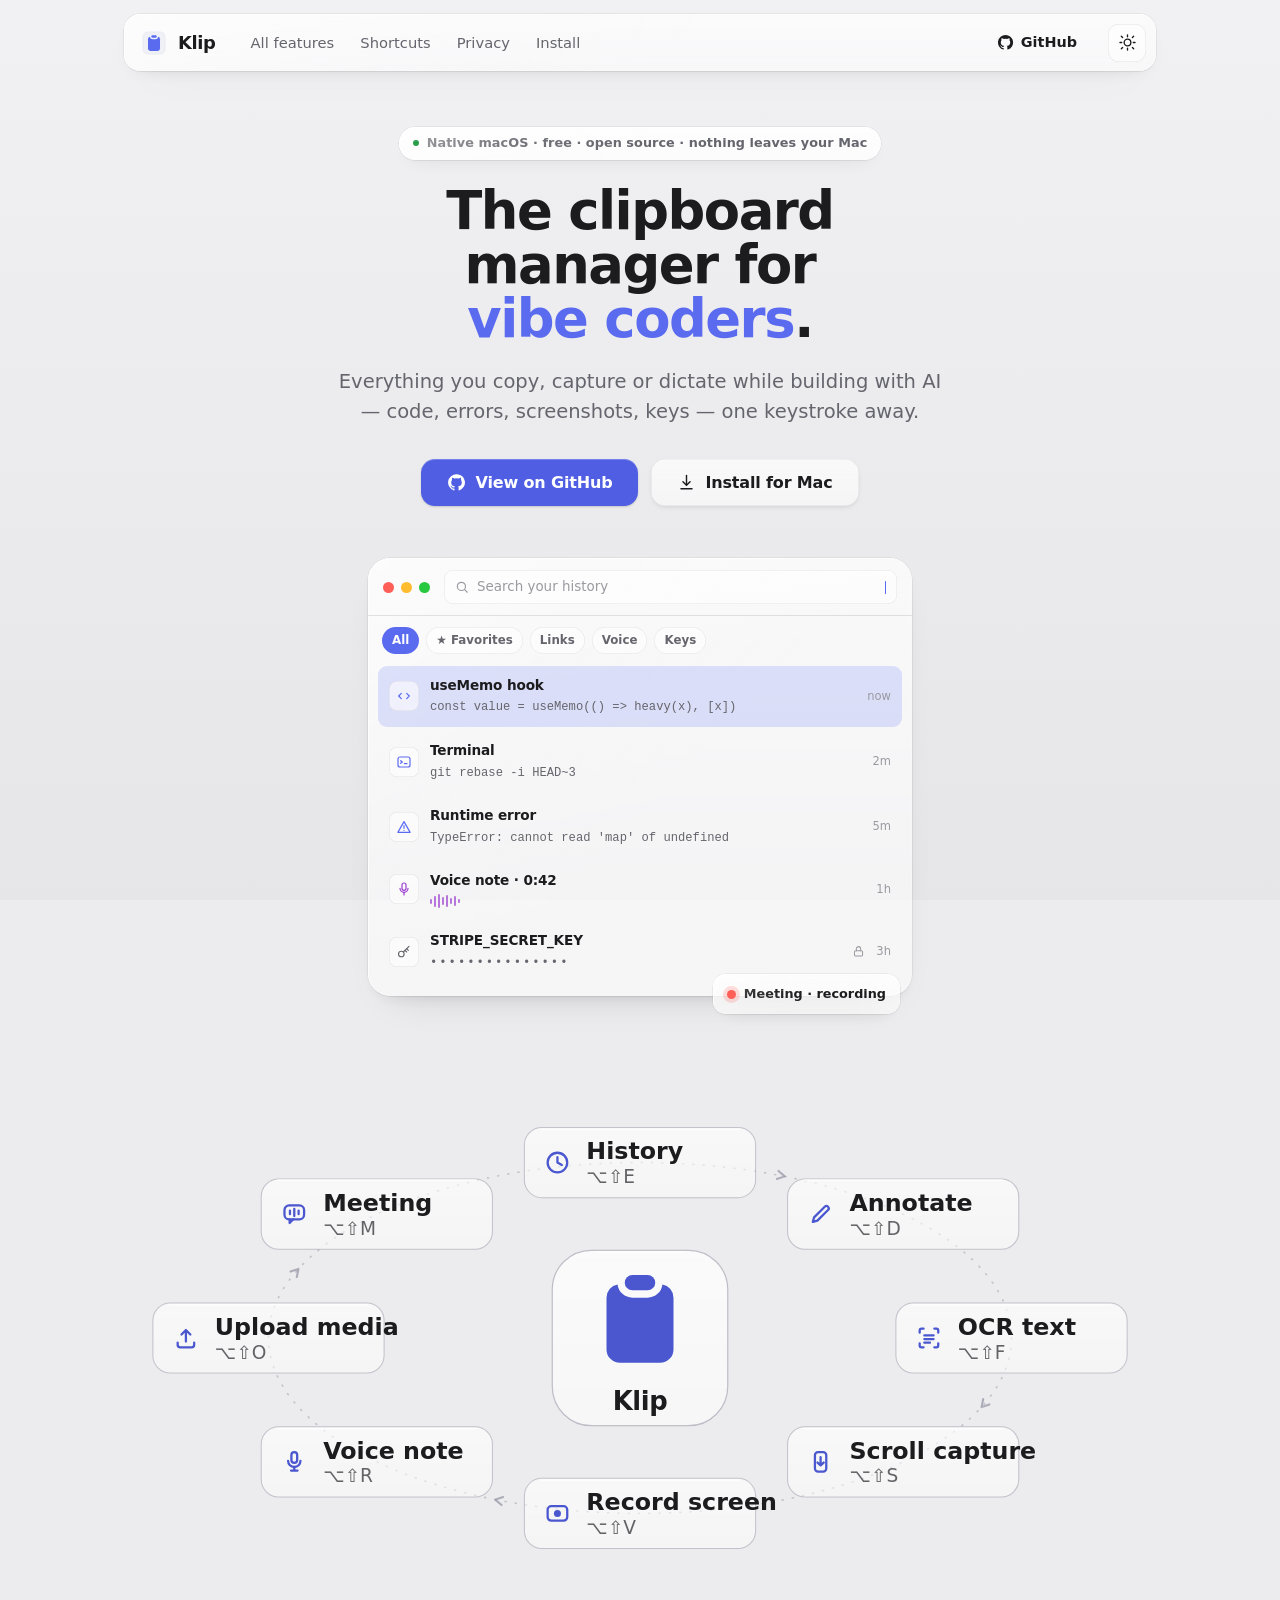
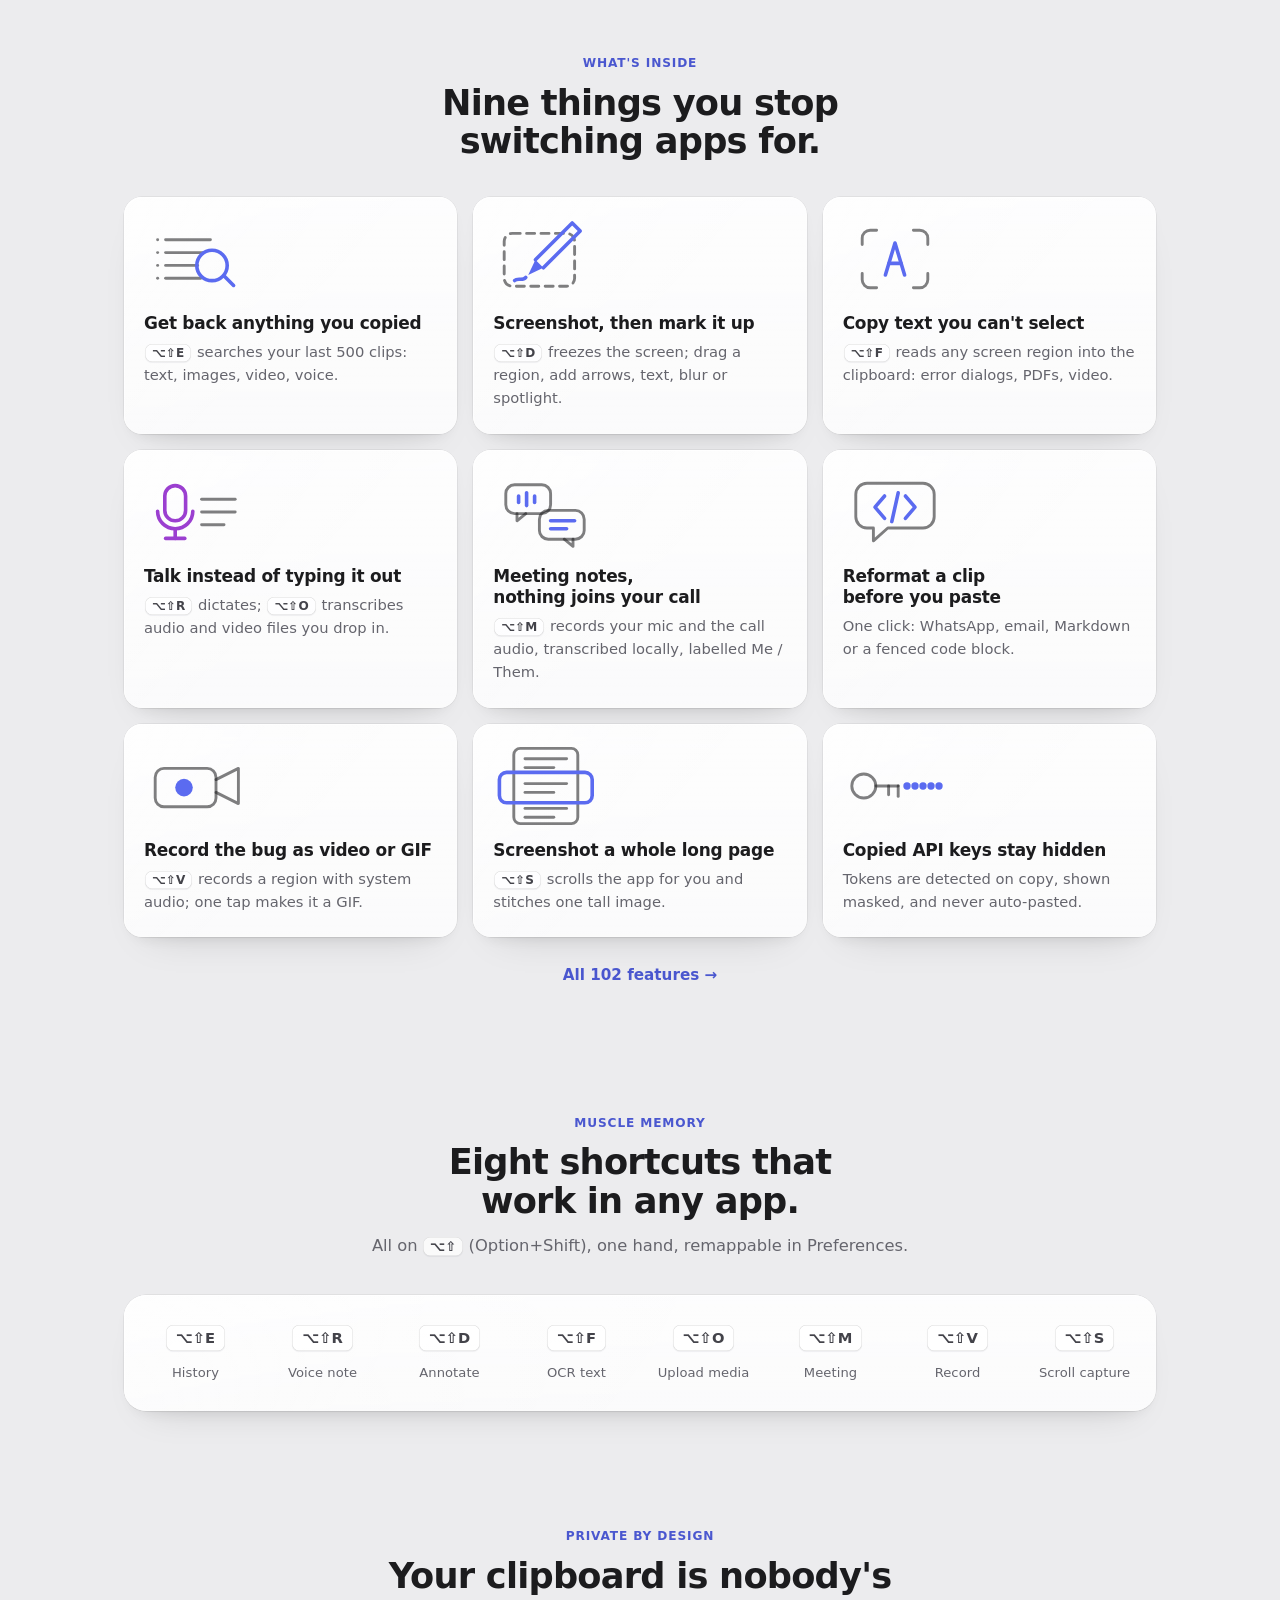
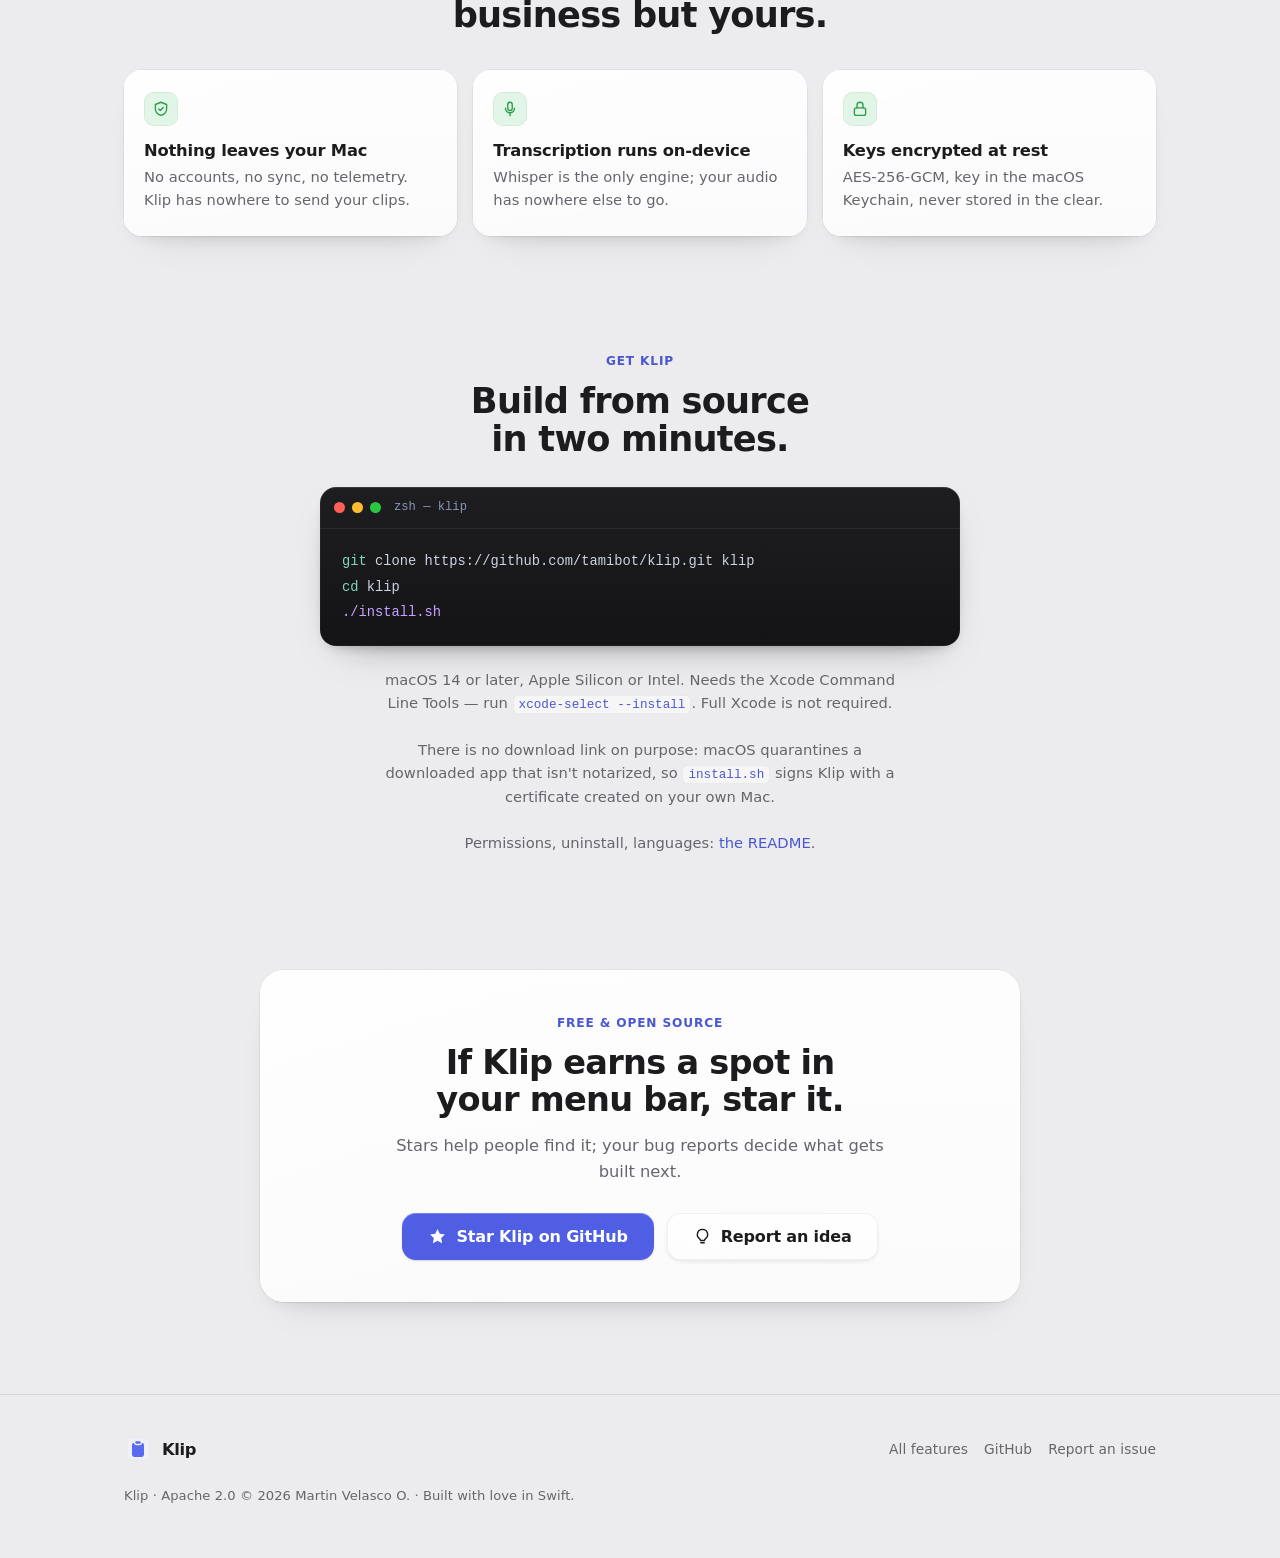
<file: docs/index.html>
<!doctype html>
<html lang="en">
<head>
<meta charset="utf-8">
<meta name="viewport" content="width=device-width, initial-scale=1">
<script>document.documentElement.classList.add('js')</script>
<title>Klip — clipboard manager for vibe coders</title>
<meta name="description" content="Klip is a tiny, fast, native Mac clipboard manager with screen capture + annotation, OCR, on-device voice & meeting notes, and an encrypted credential vault. Free & open source. Nothing leaves your Mac.">
<link rel="canonical" href="https://tamibot.github.io/klip/">
<meta name="theme-color" content="#f4f5fb" media="(prefers-color-scheme: light)">
<meta name="theme-color" content="#0a0c12" media="(prefers-color-scheme: dark)">
<meta name="color-scheme" content="light dark">
<meta property="og:title" content="Klip — clipboard manager for vibe coders">
<meta property="og:description" content="A tiny, fast, native Mac clipboard manager with capture + annotation, OCR, on-device voice & meeting notes, and encrypted credentials. Free & open source.">
<meta property="og:type" content="website">
<meta property="og:url" content="https://tamibot.github.io/klip/">
<meta property="og:image" content="https://tamibot.github.io/klip/og.png">
<meta property="og:image:width" content="1200">
<meta property="og:image:height" content="630">
<meta name="twitter:card" content="summary_large_image">
<meta name="twitter:title" content="Klip — clipboard manager for vibe coders">
<meta name="twitter:description" content="A tiny, fast, native Mac clipboard manager with capture + annotation, OCR, on-device voice & meeting notes, and encrypted credentials. Free & open source.">
<meta name="twitter:image" content="https://tamibot.github.io/klip/og.png">
<link rel="icon" href="favicon.svg" type="image/svg+xml">
<link rel="stylesheet" href="style.css">
</head>
<body>

<div class="nav-shell">
  <div class="wrap">
    <nav class="nav glass" aria-label="Primary">
      <a class="brand" href="#top" aria-label="Klip home">
        <!-- Same geometry as docs/favicon.svg / Resources/AppIcon.svg: FLAT, no gradient. -->
        <svg class="mark" viewBox="0 0 32 32" xmlns="http://www.w3.org/2000/svg" aria-hidden="true" focusable="false">
          <rect x="3.125" y="3.125" width="25.75" height="25.75" rx="5.75" fill="#EFF1F7"/>
          <rect x="3.28" y="3.28" width="25.44" height="25.44" rx="5.59" fill="none" stroke="#D0D4E4" stroke-width="0.31"/>
          <rect x="9.125" y="8.875" width="13.75" height="16.125" rx="2.75" fill="#5B6BF0"/>
          <rect x="11.375" y="5.5" width="9.25" height="6.125" rx="3.06" fill="#EFF1F7"/>
          <rect x="12.875" y="7" width="6.25" height="3.125" rx="1.56" fill="#5B6BF0"/>
        </svg>
        Klip
      </a>
      <span class="links">
        <a href="features.html">All features</a>
        <a href="#shortcuts">Shortcuts</a>
        <a href="#privacy">Privacy</a>
        <a href="#install">Install</a>
      </span>
      <span class="spacer"></span>
      <a class="ghost" href="https://github.com/tamibot/klip" rel="noopener">
        <svg viewBox="0 0 24 24" fill="currentColor" aria-hidden="true"><path d="M12 1.5A10.5 10.5 0 0 0 8.68 22c.52.1.71-.23.71-.5v-1.9c-2.9.64-3.52-1.24-3.52-1.24-.47-1.2-1.16-1.52-1.16-1.52-.95-.65.07-.64.07-.64 1.05.08 1.6 1.08 1.6 1.08.93 1.6 2.45 1.14 3.05.87.09-.68.36-1.14.66-1.4-2.32-.26-4.76-1.16-4.76-5.16 0-1.14.41-2.07 1.08-2.8-.11-.27-.47-1.33.1-2.78 0 0 .88-.28 2.88 1.07a10 10 0 0 1 5.24 0c2-1.35 2.88-1.07 2.88-1.07.57 1.45.21 2.51.1 2.78.67.73 1.08 1.66 1.08 2.8 0 4-2.45 4.9-4.78 5.16.38.32.71.95.71 1.92v2.85c0 .28.19.61.72.5A10.5 10.5 0 0 0 12 1.5Z"/></svg>
        <span class="lbl">GitHub</span>
      </a>
      <button class="tt" id="themeToggle" type="button" aria-label="Dark mode" aria-pressed="false">
        <svg class="sun" viewBox="0 0 24 24" fill="none" stroke="currentColor" stroke-width="1.7" stroke-linecap="round" aria-hidden="true"><circle cx="12" cy="12" r="4.2"/><path d="M12 2.5v2.2M12 19.3v2.2M4.2 4.2l1.6 1.6M18.2 18.2l1.6 1.6M2.5 12h2.2M19.3 12h2.2M4.2 19.8l1.6-1.6M18.2 5.8l1.6-1.6"/></svg>
        <svg class="moon" viewBox="0 0 24 24" fill="none" stroke="currentColor" stroke-width="1.7" stroke-linecap="round" stroke-linejoin="round" aria-hidden="true"><path d="M20 14.2A8.2 8.2 0 0 1 9.8 4 8.4 8.4 0 1 0 20 14.2Z"/></svg>
      </button>
    </nav>
  </div>
</div>

<main id="top">

  <!-- ============ HERO ============ -->
  <header class="hero">
    <div class="wrap">
      <span class="eyebrow glass glass--flat"><span class="dot"></span> Native macOS · free · open source · nothing leaves your Mac</span>
      <h1>The clipboard manager for <span class="grad">vibe coders</span>.</h1>
      <p class="sub">Everything you copy, capture or dictate while building with AI — code, errors, screenshots, keys — one keystroke away.</p>
      <div class="cta-row">
        <a class="btn btn-primary" href="https://github.com/tamibot/klip" rel="noopener">
          <svg viewBox="0 0 24 24" fill="currentColor" aria-hidden="true"><path d="M12 1.5A10.5 10.5 0 0 0 8.68 22c.52.1.71-.23.71-.5v-1.9c-2.9.64-3.52-1.24-3.52-1.24-.47-1.2-1.16-1.52-1.16-1.52-.95-.65.07-.64.07-.64 1.05.08 1.6 1.08 1.6 1.08.93 1.6 2.45 1.14 3.05.87.09-.68.36-1.14.66-1.4-2.32-.26-4.76-1.16-4.76-5.16 0-1.14.41-2.07 1.08-2.8-.11-.27-.47-1.33.1-2.78 0 0 .88-.28 2.88 1.07a10 10 0 0 1 5.24 0c2-1.35 2.88-1.07 2.88-1.07.57 1.45.21 2.51.1 2.78.67.73 1.08 1.66 1.08 2.8 0 4-2.45 4.9-4.78 5.16.38.32.71.95.71 1.92v2.85c0 .28.19.61.72.5A10.5 10.5 0 0 0 12 1.5Z"/></svg>
          View on GitHub
        </a>
        <a class="btn btn-secondary" href="#install">
          <svg viewBox="0 0 24 24" fill="none" stroke="currentColor" stroke-width="1.8" stroke-linecap="round" stroke-linejoin="round" aria-hidden="true"><path d="M12 3v12"/><path d="M7.5 11l4.5 4.5 4.5-4.5"/><path d="M5 20h14"/></svg>
          Install for Mac
        </a>
      </div>

      <!-- Glass Klip window, built in HTML/CSS/SVG -->
      <div class="stage">
        <div class="mockup glass" role="img" aria-label="The Klip window: a search field, type filters (All, Favorites, Links, Voice, Keys), and a list of copied clips — a React hook, a git command, a runtime error, a URL, a voice note, and a masked API key. A floating pill shows a meeting is recording.">
          <div class="mk-bar" aria-hidden="true">
            <div class="mk-dots"><i></i><i></i><i></i></div>
            <div class="mk-search">
              <svg viewBox="0 0 24 24" fill="none" stroke="currentColor" stroke-width="2" stroke-linecap="round"><circle cx="11" cy="11" r="7"/><path d="M16.5 16.5 21 21"/></svg>
              Search your history
              <span class="mk-caret"></span>
            </div>
          </div>
          <div class="mk-chips" aria-hidden="true">
            <span class="chip on">All</span>
            <span class="chip star">★ Favorites</span>
            <span class="chip">Links</span>
            <span class="chip">Voice</span>
            <span class="chip">Keys</span>
          </div>
          <div class="mk-list" aria-hidden="true">
            <div class="row sel">
              <span class="ic"><svg viewBox="0 0 24 24" fill="none" stroke="currentColor" stroke-width="1.8" stroke-linecap="round" stroke-linejoin="round"><path d="M8 8l-4 4 4 4"/><path d="M16 8l4 4-4 4"/></svg></span>
              <span class="tx"><span class="t1">useMemo hook</span><span class="t2">const value = useMemo(() =&gt; heavy(x), [x])</span></span>
              <span class="time">now</span>
            </div>
            <div class="row">
              <span class="ic"><svg viewBox="0 0 24 24" fill="none" stroke="currentColor" stroke-width="1.8" stroke-linecap="round" stroke-linejoin="round"><rect x="3" y="4.5" width="18" height="15" rx="3"/><path d="M7 10l2.5 2L7 14"/><path d="M12.5 14.5h4"/></svg></span>
              <span class="tx"><span class="t1">Terminal</span><span class="t2">git rebase -i HEAD~3</span></span>
              <span class="time">2m</span>
            </div>
            <div class="row">
              <span class="ic"><svg viewBox="0 0 24 24" fill="none" stroke="currentColor" stroke-width="1.8" stroke-linecap="round" stroke-linejoin="round"><path d="M12 4 2.8 20h18.4L12 4Z"/><path d="M12 10v4"/><path d="M12 17v.01"/></svg></span>
              <span class="tx"><span class="t1">Runtime error</span><span class="t2">TypeError: cannot read 'map' of undefined</span></span>
              <span class="time">5m</span>
            </div>
            <div class="row voice">
              <span class="ic"><svg viewBox="0 0 24 24" fill="none" stroke="currentColor" stroke-width="1.8" stroke-linecap="round" stroke-linejoin="round"><rect x="9" y="3" width="6" height="11" rx="3"/><path d="M6 11a6 6 0 0 0 12 0"/><path d="M12 17v4"/></svg></span>
              <span class="tx"><span class="t1">Voice note · 0:42</span><span class="wave"><i style="height:5px"></i><i style="height:11px"></i><i style="height:14px"></i><i style="height:8px"></i><i style="height:12px"></i><i style="height:6px"></i><i style="height:10px"></i><i style="height:4px"></i></span></span>
              <span class="time">1h</span>
            </div>
            <div class="row cred">
              <span class="ic"><svg viewBox="0 0 24 24" fill="none" stroke="currentColor" stroke-width="1.7" stroke-linecap="round" stroke-linejoin="round"><circle cx="8" cy="15" r="4.2"/><path d="M11 12l8.5-8.5"/><path d="M16 7l2.5 2.5"/><path d="M13.5 9.5 16 12"/></svg></span>
              <span class="tx"><span class="t1">STRIPE_SECRET_KEY</span><span class="t2 dots-pw">•••••••••••••••</span></span>
              <svg class="lock" viewBox="0 0 24 24" fill="none" stroke="currentColor" stroke-width="1.9" stroke-linecap="round" stroke-linejoin="round"><rect x="4.5" y="10.5" width="15" height="10" rx="2.5"/><path d="M8 10.5V7a4 4 0 0 1 8 0v3.5"/></svg>
              <span class="time">3h</span>
            </div>
          </div>
        </div>
        <div class="float glass" aria-hidden="true">
          <span class="rec"></span> Meeting · recording
        </div>
      </div>
    </div>
  </header>

  <!-- ============ FLOW ILLUSTRATION — it replaces the paragraphs ============ -->
  <!-- Inlined, not <img>: the diagram has to follow the theme toggle, and an <img> cannot
       see the page's data-theme. Its colours are CSS variables defined in style.css.
       Hidden below 700px — at that width its labels render around 6px, which is a smear,
       and the feature cards already say the same thing. -->
  <div class="flow wrap reveal">
    <svg class="flow-svg" role="img" viewBox="0 0 1000 500" xmlns="http://www.w3.org/2000/svg"
         font-family="-apple-system, BlinkMacSystemFont, 'SF Pro Text', 'Segoe UI', system-ui, sans-serif"
         role="img" aria-labelledby="kf-title">
      <title id="kf-title">Eight Klip shortcuts orbiting one clipboard history</title>
      <defs>
        <linearGradient id="glass" x1="0" y1="0" x2="0" y2="1">
          <stop offset="0" stop-color="var(--flow-glass)" stop-opacity=".64"/>
          <stop offset="1" stop-color="var(--flow-glass)" stop-opacity=".47"/>
        </linearGradient>
        <linearGradient id="glassHub" x1="0" y1="0" x2="0" y2="1">
          <stop offset="0" stop-color="var(--flow-glass)" stop-opacity=".76"/>
          <stop offset="1" stop-color="var(--flow-glass)" stop-opacity=".56"/>
        </linearGradient>
        <g id="ic-history" stroke="var(--flow-accent)" stroke-width="2.2" fill="none" stroke-linecap="round" stroke-linejoin="round">
          <circle cx="14" cy="14" r="9.5"/><path d="M14 8.8 V14 l4.3 2.4"/>
        </g>
        <g id="ic-annotate" stroke="var(--flow-accent)" stroke-width="2.2" fill="none" stroke-linecap="round" stroke-linejoin="round">
          <path d="M6.5 21.5 l1.2-4.4 L18 6.8 a2.26 2.26 0 0 1 3.2 3.2 L10.9 20.3 l-4.4 1.2 z"/>
        </g>
        <g id="ic-ocr" stroke="var(--flow-accent)" stroke-width="2.2" fill="none" stroke-linecap="round" stroke-linejoin="round">
          <path d="M5 8.8 V6.8 Q5 5 6.8 5 H8.8 M19.2 5 h2 Q23 5 23 6.8 v2 M23 19.2 v2 Q23 23 21.2 23 h-2 M8.8 23 H6.8 Q5 23 5 21.2 v-2"/>
          <path d="M9.5 11.5 h9 M9.5 15 h9 M9.5 18.5 h5.5"/>
        </g>
        <g id="ic-scroll" stroke="var(--flow-accent)" stroke-width="2.2" fill="none" stroke-linecap="round" stroke-linejoin="round">
          <rect x="8.5" y="4.5" width="11" height="19" rx="3"/><path d="M14 9.5 v8 M11 14.7 l3 2.8 3-2.8"/>
        </g>
        <g id="ic-record" stroke="var(--flow-accent)" stroke-width="2.2" fill="none" stroke-linecap="round" stroke-linejoin="round">
          <rect x="4.5" y="7" width="19" height="14" rx="3.5"/><circle cx="14" cy="14" r="3.4" fill="var(--flow-accent)" stroke="none"/>
        </g>
        <g id="ic-voice" stroke="var(--flow-accent)" stroke-width="2.2" fill="none" stroke-linecap="round" stroke-linejoin="round">
          <rect x="11.2" y="4.5" width="5.6" height="10.5" rx="2.8"/><path d="M8 13 a6 6 0 0 0 12 0 M14 19.4 v3.1 M10.8 22.5 h6.4"/>
        </g>
        <g id="ic-upload" stroke="var(--flow-accent)" stroke-width="2.2" fill="none" stroke-linecap="round" stroke-linejoin="round">
          <path d="M14 17.5 V6.5 M9.7 10.6 L14 6.3 l4.3 4.3 M6 18.5 v2 A2.5 2.5 0 0 0 8.5 23 h11 a2.5 2.5 0 0 0 2.5-2.5 v-2"/>
        </g>
        <g id="ic-meeting" stroke="var(--flow-accent)" stroke-width="2.2" fill="none" stroke-linecap="round" stroke-linejoin="round">
          <rect x="4.5" y="5.5" width="19" height="13.5" rx="4.5"/><path d="M9.5 19 v3.6 L13 19"/>
          <path d="M9.8 10.5 v3.5 M14 8.8 v7 M18.2 10.5 v3.5"/>
        </g>
      </defs>
    
      <!-- orbit + flow direction -->
      <ellipse cx="500" cy="250" rx="360" ry="170" fill="none" stroke="var(--flow-edge)" stroke-opacity=".35" stroke-width="1.6" stroke-dasharray="1 9" stroke-linecap="round"/>
      <path d="M-4.5 -4 L2.5 0 L-4.5 4" fill="none" stroke="var(--flow-edge)" stroke-opacity=".55" stroke-width="2" stroke-linecap="round" stroke-linejoin="round" transform="translate(832.6 315.1) rotate(131.3)"/>
      <path d="M-4.5 -4 L2.5 0 L-4.5 4" fill="none" stroke="var(--flow-edge)" stroke-opacity=".55" stroke-width="2" stroke-linecap="round" stroke-linejoin="round" transform="translate(362.2 407.1) rotate(-168.9)"/>
      <path d="M-4.5 -4 L2.5 0 L-4.5 4" fill="none" stroke="var(--flow-edge)" stroke-opacity=".55" stroke-width="2" stroke-linecap="round" stroke-linejoin="round" transform="translate(167.4 184.9) rotate(-48.7)"/>
      <path d="M-4.5 -4 L2.5 0 L-4.5 4" fill="none" stroke="var(--flow-edge)" stroke-opacity=".55" stroke-width="2" stroke-linecap="round" stroke-linejoin="round" transform="translate(637.8 92.9) rotate(11.1)"/>
    
      <!-- hub: glass squircle + the AppIcon.svg clipboard mark -->
      <g>
        <rect x="415" y="165" width="170" height="170" rx="38" fill="url(#glassHub)" stroke="var(--flow-edge)" stroke-opacity=".42" stroke-width="1.2"/>
        <path d="M456 166.6 H544" stroke="var(--flow-sheen)" stroke-opacity=".7" stroke-width="1.8" stroke-linecap="round"/>
        <g transform="translate(424.48 156.02) scale(0.1475)">
          <!-- AppIcon.svg board with the notch bay traced out of its silhouette, so the gap shows glass through -->
          <path fill="var(--flow-accent)" d="M364.66 285.35 A98 98 0 0 0 462 372 H562 A98 98 0 0 0 659.34 285.35
                   A88 88 0 0 1 732 372 V712 A88 88 0 0 1 644 800 H380 A88 88 0 0 1 292 712 V372
                   A88 88 0 0 1 364.66 285.35 Z"/>
          <rect x="412" y="224" width="200" height="100" rx="50" fill="var(--flow-accent)"/>
        </g>
        <text x="500" y="320" font-size="25" font-weight="700" letter-spacing="-.4" fill="var(--flow-ink)" text-anchor="middle">Klip</text>
      </g>
    
      <g>
        <rect x="388" y="46" width="224" height="68" rx="17" fill="url(#glass)" stroke="var(--flow-edge)" stroke-opacity=".38" stroke-width="1"/>
        <path d="M404 48 H596" stroke="var(--flow-sheen)" stroke-opacity=".65" stroke-width="1.6" stroke-linecap="round"/>
        <use href="#ic-history" x="406" y="66"/>
        <text x="448" y="77" font-size="23" font-weight="600" fill="var(--flow-ink)">History</text>
        <text x="448" y="100" font-size="18" font-weight="500" fill="var(--flow-sub)" fill-opacity=".78">⌥⇧E</text>
      </g>
      <g>
        <rect x="643" y="96" width="224" height="68" rx="17" fill="url(#glass)" stroke="var(--flow-edge)" stroke-opacity=".38" stroke-width="1"/>
        <path d="M659 97 H851" stroke="var(--flow-sheen)" stroke-opacity=".65" stroke-width="1.6" stroke-linecap="round"/>
        <use href="#ic-annotate" x="661" y="116"/>
        <text x="703" y="127" font-size="23" font-weight="600" fill="var(--flow-ink)">Annotate</text>
        <text x="703" y="150" font-size="18" font-weight="500" fill="var(--flow-sub)" fill-opacity=".78">⌥⇧D</text>
      </g>
      <g>
        <rect x="748" y="216" width="224" height="68" rx="17" fill="url(#glass)" stroke="var(--flow-edge)" stroke-opacity=".38" stroke-width="1"/>
        <path d="M764 218 H956" stroke="var(--flow-sheen)" stroke-opacity=".65" stroke-width="1.6" stroke-linecap="round"/>
        <use href="#ic-ocr" x="766" y="236"/>
        <text x="808" y="247" font-size="23" font-weight="600" fill="var(--flow-ink)">OCR text</text>
        <text x="808" y="270" font-size="18" font-weight="500" fill="var(--flow-sub)" fill-opacity=".78">⌥⇧F</text>
      </g>
      <g>
        <rect x="643" y="336" width="224" height="68" rx="17" fill="url(#glass)" stroke="var(--flow-edge)" stroke-opacity=".38" stroke-width="1"/>
        <path d="M659 338 H851" stroke="var(--flow-sheen)" stroke-opacity=".65" stroke-width="1.6" stroke-linecap="round"/>
        <use href="#ic-scroll" x="661" y="356"/>
        <text x="703" y="367" font-size="23" font-weight="600" fill="var(--flow-ink)">Scroll capture</text>
        <text x="703" y="390" font-size="18" font-weight="500" fill="var(--flow-sub)" fill-opacity=".78">⌥⇧S</text>
      </g>
      <g>
        <rect x="388" y="386" width="224" height="68" rx="17" fill="url(#glass)" stroke="var(--flow-edge)" stroke-opacity=".38" stroke-width="1"/>
        <path d="M404 388 H596" stroke="var(--flow-sheen)" stroke-opacity=".65" stroke-width="1.6" stroke-linecap="round"/>
        <use href="#ic-record" x="406" y="406"/>
        <text x="448" y="417" font-size="23" font-weight="600" fill="var(--flow-ink)">Record screen</text>
        <text x="448" y="440" font-size="18" font-weight="500" fill="var(--flow-sub)" fill-opacity=".78">⌥⇧V</text>
      </g>
      <g>
        <rect x="133" y="336" width="224" height="68" rx="17" fill="url(#glass)" stroke="var(--flow-edge)" stroke-opacity=".38" stroke-width="1"/>
        <path d="M149 338 H341" stroke="var(--flow-sheen)" stroke-opacity=".65" stroke-width="1.6" stroke-linecap="round"/>
        <use href="#ic-voice" x="151" y="356"/>
        <text x="193" y="367" font-size="23" font-weight="600" fill="var(--flow-ink)">Voice note</text>
        <text x="193" y="390" font-size="18" font-weight="500" fill="var(--flow-sub)" fill-opacity=".78">⌥⇧R</text>
      </g>
      <g>
        <rect x="28" y="216" width="224" height="68" rx="17" fill="url(#glass)" stroke="var(--flow-edge)" stroke-opacity=".38" stroke-width="1"/>
        <path d="M44 218 H236" stroke="var(--flow-sheen)" stroke-opacity=".65" stroke-width="1.6" stroke-linecap="round"/>
        <use href="#ic-upload" x="46" y="236"/>
        <text x="88" y="247" font-size="23" font-weight="600" fill="var(--flow-ink)">Upload media</text>
        <text x="88" y="270" font-size="18" font-weight="500" fill="var(--flow-sub)" fill-opacity=".78">⌥⇧O</text>
      </g>
      <g>
        <rect x="133" y="96" width="224" height="68" rx="17" fill="url(#glass)" stroke="var(--flow-edge)" stroke-opacity=".38" stroke-width="1"/>
        <path d="M149 97 H341" stroke="var(--flow-sheen)" stroke-opacity=".65" stroke-width="1.6" stroke-linecap="round"/>
        <use href="#ic-meeting" x="151" y="116"/>
        <text x="193" y="127" font-size="23" font-weight="600" fill="var(--flow-ink)">Meeting</text>
        <text x="193" y="150" font-size="18" font-weight="500" fill="var(--flow-sub)" fill-opacity=".78">⌥⇧M</text>
      </g>
    </svg>
  </div>

  <!-- ============ FEATURES ============ -->
  <section id="features">
    <div class="wrap">
      <div class="sec-head reveal">
        <p class="sec-kicker">What's inside</p>
        <h2>Nine things you stop switching apps for.</h2>
      </div>
      <ul class="grid" role="list">

        <li class="feat glass glass--flat reveal">
          <div class="picto"><svg viewBox="0 0 130 100" fill="none" stroke-width="4.5" stroke-linecap="round" stroke-linejoin="round" aria-hidden="true"><path class="n" d="M17 26h.1"/><path class="n" d="M27 26H83"/><path class="n" d="M17 42h.1"/><path class="n" d="M27 42H73"/><path class="n" d="M17 58h.1"/><path class="n" d="M27 58H67"/><path class="n" d="M17 74h.1"/><path class="n" d="M27 74H71"/><circle class="a" cx="85" cy="58" r="19"/><path class="a" d="M100.5 71.5 112 83"/></svg></div>
          <h3>Get back anything you copied</h3>
          <p><kbd>⌥⇧E</kbd> searches your last 500 clips: text, images, video, voice.</p>
        </li>

        <li class="feat glass glass--flat reveal">
          <div class="picto"><svg viewBox="0 0 130 100" fill="none" stroke-width="4.5" stroke-linecap="round" stroke-linejoin="round" aria-hidden="true"><rect class="n" x="14" y="18" width="88" height="66" rx="10" stroke-dasharray="10 8"/><path class="af" d="M44 70 53 51 63 61Z"/><path class="a" d="M53 51 99 5l10 10-46 46"/><path class="a" d="M41 73c-4 5-10 0-14 4"/></svg></div>
          <h3>Screenshot, then mark it up</h3>
          <p><kbd>⌥⇧D</kbd> freezes the screen; drag a region, add arrows, text, blur or spotlight.</p>
        </li>

        <li class="feat glass glass--flat reveal">
          <div class="picto"><svg viewBox="0 0 130 100" fill="none" stroke-width="4.5" stroke-linecap="round" stroke-linejoin="round" aria-hidden="true"><path class="n" d="M24 32v-8a10 10 0 0 1 10-10h8"/><path class="n" d="M88 14h8a10 10 0 0 1 10 10v8"/><path class="n" d="M106 68v8a10 10 0 0 1-10 10h-8"/><path class="n" d="M42 86h-8a10 10 0 0 1-10-10v-8"/><path class="a" d="M53 70 65 30 77 70"/><path class="a" d="M57.5 55.5h15"/></svg></div>
          <h3>Copy text you can't select</h3>
          <p><kbd>⌥⇧F</kbd> reads any screen region into the clipboard: error dialogs, PDFs, video.</p>
        </li>

        <li class="feat glass glass--flat reveal">
          <div class="picto voice"><svg viewBox="0 0 130 100" fill="none" stroke-width="4.5" stroke-linecap="round" stroke-linejoin="round" aria-hidden="true"><rect class="a" x="26" y="17" width="26" height="44" rx="13"/><path class="a" d="M17 49a22 22 0 0 0 44 0"/><path class="a" d="M39 71v12"/><path class="a" d="M27 83h24"/><path class="n" d="M72 34h42"/><path class="n" d="M72 50h42"/><path class="n" d="M72 66h28"/></svg></div>
          <h3>Talk instead of typing it out</h3>
          <p><kbd>⌥⇧R</kbd> dictates; <kbd>⌥⇧O</kbd> transcribes audio and video files you drop in.</p>
        </li>

        <li class="feat glass glass--flat reveal">
          <div class="picto"><svg viewBox="0 0 130 100" fill="none" stroke-width="4.5" stroke-linecap="round" stroke-linejoin="round" aria-hidden="true"><rect class="n" x="16" y="16" width="56" height="36" rx="11"/><path class="n" d="M30 52v9l11-9"/><rect class="n" x="58" y="48" width="56" height="36" rx="11"/><path class="n" d="M100 84v9l-11-9"/><path class="a" d="M32 30v8"/><path class="a" d="M42 26v16"/><path class="a" d="M52 30v8"/><path class="a" d="M72 61h30"/><path class="a" d="M72 71h20"/></svg></div>
          <h3>Meeting notes, nothing joins your call</h3>
          <p><kbd>⌥⇧M</kbd> records your mic and the call audio, transcribed locally, labelled Me / Them.</p>
        </li>

        <li class="feat glass glass--flat reveal">
          <div class="picto"><svg viewBox="0 0 130 100" fill="none" stroke-width="4.5" stroke-linecap="round" stroke-linejoin="round" aria-hidden="true"><path class="n" d="M30 14h70a14 14 0 0 1 14 14v28a14 14 0 0 1-14 14H56L38 86V70h-8a14 14 0 0 1-14-14V28a14 14 0 0 1 14-14Z"/><path class="a" d="M52 30 40 44l12 14"/><path class="a" d="M78 30l12 14-12 14"/><path class="a" d="M69 26 61 62"/></svg></div>
          <h3>Reformat a clip before you paste</h3>
          <p>One click: WhatsApp, email, Markdown or a fenced code block.</p>
        </li>

        <li class="feat glass glass--flat reveal">
          <div class="picto"><svg viewBox="0 0 130 100" fill="none" stroke-width="4.5" stroke-linecap="round" stroke-linejoin="round" aria-hidden="true"><rect class="n" x="14" y="28" width="76" height="48" rx="11"/><path class="n" d="M90 42 118 28v44L90 58"/><circle class="af" cx="50" cy="52" r="11"/></svg></div>
          <h3>Record the bug as video or GIF</h3>
          <p><kbd>⌥⇧V</kbd> records a region with system audio; one tap makes it a GIF.</p>
        </li>

        <li class="feat glass glass--flat reveal">
          <div class="picto"><svg viewBox="0 0 130 100" fill="none" stroke-width="4.5" stroke-linecap="round" stroke-linejoin="round" aria-hidden="true"><rect class="n" x="26" y="3" width="80" height="94" rx="8"/><path class="n" d="M40 16h52"/><path class="n" d="M40 27h36"/><path class="n" d="M40 47h52"/><path class="n" d="M40 58h36"/><path class="n" d="M40 78h52"/><path class="n" d="M40 89h36"/><rect class="a" x="8" y="33" width="116" height="38" rx="9"/></svg></div>
          <h3>Screenshot a whole long page</h3>
          <p><kbd>⌥⇧S</kbd> scrolls the app for you and stitches one tall image.</p>
        </li>

        <li class="feat glass glass--flat reveal">
          <div class="picto"><svg viewBox="0 0 130 100" fill="none" stroke-width="4.5" stroke-linecap="round" stroke-linejoin="round" aria-hidden="true"><circle class="n" cx="26" cy="50" r="15"/><path class="n" d="M41 50h28"/><path class="n" d="M57 50v11"/><path class="n" d="M69 50v13"/><circle class="af" cx="80" cy="50" r="4.6"/><circle class="af" cx="90" cy="50" r="4.6"/><circle class="af" cx="100" cy="50" r="4.6"/><circle class="af" cx="110" cy="50" r="4.6"/><circle class="af" cx="120" cy="50" r="4.6"/></svg></div>
          <h3>Copied API keys stay hidden</h3>
          <p>Tokens are detected on copy, shown masked, and never auto-pasted.</p>
        </li>

      </ul>
      <p class="more reveal"><a href="features.html">All 102 features</a></p>
    </div>
  </section>

  <!-- ============ SHORTCUTS ============ -->
  <section id="shortcuts" class="shortcuts">
    <div class="wrap">
      <div class="sec-head reveal">
        <p class="sec-kicker">Muscle memory</p>
        <h2>Eight shortcuts that work in any app.</h2>
        <p>All on <kbd>⌥⇧</kbd> (Option+Shift), one hand, remappable in Preferences.</p>
      </div>
      <div class="panel glass glass--flat reveal">
        <ul class="sc-grid" role="list">
          <li class="sc"><span class="k"><kbd>⌥⇧E</kbd></span><span class="l">History</span></li>
          <li class="sc"><span class="k"><kbd>⌥⇧R</kbd></span><span class="l">Voice note</span></li>
          <li class="sc"><span class="k"><kbd>⌥⇧D</kbd></span><span class="l">Annotate</span></li>
          <li class="sc"><span class="k"><kbd>⌥⇧F</kbd></span><span class="l">OCR text</span></li>
          <li class="sc"><span class="k"><kbd>⌥⇧O</kbd></span><span class="l">Upload media</span></li>
          <li class="sc"><span class="k"><kbd>⌥⇧M</kbd></span><span class="l">Meeting</span></li>
          <li class="sc"><span class="k"><kbd>⌥⇧V</kbd></span><span class="l">Record</span></li>
          <li class="sc"><span class="k"><kbd>⌥⇧S</kbd></span><span class="l">Scroll capture</span></li>
        </ul>
      </div>
    </div>
  </section>

  <!-- ============ PRIVACY ============ -->
  <section id="privacy" class="privacy">
    <div class="wrap">
      <div class="sec-head reveal">
        <p class="sec-kicker">Private by design</p>
        <h2>Your clipboard is nobody's business but yours.</h2>
      </div>
      <ul class="priv-list" role="list">
        <li class="glass glass--flat reveal">
          <span class="pi"><svg viewBox="0 0 24 24" fill="none" stroke="currentColor" stroke-width="1.8" stroke-linecap="round" stroke-linejoin="round" aria-hidden="true"><path d="M4.5 6 12 3l7.5 3v5.5c0 4.4-3.1 7.6-7.5 9-4.4-1.4-7.5-4.6-7.5-9Z"/><path d="M9 12l2 2 4-4"/></svg></span>
          <b>Nothing leaves your Mac</b>
          <span>No accounts, no sync, no telemetry. Klip has nowhere to send your clips.</span>
        </li>
        <li class="glass glass--flat reveal">
          <span class="pi"><svg viewBox="0 0 24 24" fill="none" stroke="currentColor" stroke-width="1.8" stroke-linecap="round" stroke-linejoin="round" aria-hidden="true"><rect x="9" y="3" width="6" height="11" rx="3"/><path d="M6 11a6 6 0 0 0 12 0"/><path d="M12 17v4"/></svg></span>
          <b>Transcription runs on-device</b>
          <span>Whisper is the only engine; your audio has nowhere else to go.</span>
        </li>
        <li class="glass glass--flat reveal">
          <span class="pi"><svg viewBox="0 0 24 24" fill="none" stroke="currentColor" stroke-width="1.8" stroke-linecap="round" stroke-linejoin="round" aria-hidden="true"><rect x="4.5" y="10.5" width="15" height="10" rx="2.5"/><path d="M8 10.5V7a4 4 0 0 1 8 0v3.5"/></svg></span>
          <b>Keys encrypted at rest</b>
          <span>AES-256-GCM, key in the macOS Keychain, never stored in the clear.</span>
        </li>
      </ul>
    </div>
  </section>

  <!-- ============ INSTALL ============ -->
  <section id="install" class="install">
    <div class="wrap">
      <div class="sec-head reveal">
        <p class="sec-kicker">Get Klip</p>
        <h2>Build from source in two minutes.</h2>
      </div>
      <div class="term reveal">
        <div class="term-bar" aria-hidden="true"><i></i><i></i><i></i><span>zsh — klip</span></div>
<pre><span class="g">git</span> clone https://github.com/tamibot/klip.git klip
<span class="g">cd</span> klip
<span class="p">./install.sh</span></pre>
      </div>
      <p class="note">macOS 14 or later, Apple Silicon or Intel. Needs the Xcode Command Line Tools — run <code>xcode-select --install</code>. Full Xcode is not required.</p>
      <p class="note">There is no download link on purpose: macOS quarantines a downloaded app that isn't notarized, so <code>install.sh</code> signs Klip with a certificate created on your own Mac.</p>
      <p class="note">Permissions, uninstall, languages: <a href="https://github.com/tamibot/klip#readme" rel="noopener">the README</a>.</p>
    </div>
  </section>

  <!-- ============ GITHUB CTA ============ -->
  <section id="github">
    <div class="wrap">
      <div class="gh-card glass glass--flat reveal">
        <p class="sec-kicker">Free &amp; open source</p>
        <h2>If Klip earns a spot in your menu bar, star it.</h2>
        <p class="lead">Stars help people find it; your bug reports decide what gets built next.</p>
        <div class="cta-row">
          <a class="btn btn-primary" href="https://github.com/tamibot/klip" rel="noopener">
            <svg viewBox="0 0 24 24" fill="currentColor" aria-hidden="true"><path d="M12 2.6l2.9 5.88 6.5.94-4.7 4.58 1.1 6.47L12 17.42l-5.8 3.05 1.1-6.47-4.7-4.58 6.5-.94L12 2.6z"/></svg>
            Star Klip on GitHub
          </a>
          <a class="btn btn-secondary" href="https://github.com/tamibot/klip/issues/new" rel="noopener">
            <svg viewBox="0 0 24 24" fill="none" stroke="currentColor" stroke-width="1.8" stroke-linecap="round" stroke-linejoin="round" aria-hidden="true"><path d="M12 3a6.5 6.5 0 0 0-3.6 11.9c.6.4 1.1 1.1 1.1 1.9v.2h5v-.2c0-.8.5-1.5 1.1-1.9A6.5 6.5 0 0 0 12 3Z"/><path d="M9.8 20h4.4"/></svg>
            Report an idea
          </a>
        </div>
      </div>
    </div>
  </section>

</main>

<!-- ============ FOOTER ============ -->
<footer>
  <div class="wrap">
    <div class="foot">
      <a class="brand" href="#top" aria-label="Klip home">
        <!-- Self-contained: it used to fill from the nav mark's gradient def, which only worked
             because that SVG happened to be in the DOM. -->
        <svg class="mark" viewBox="0 0 32 32" xmlns="http://www.w3.org/2000/svg" aria-hidden="true" focusable="false">
          <rect x="3.125" y="3.125" width="25.75" height="25.75" rx="5.75" fill="#EFF1F7"/>
          <rect x="3.28" y="3.28" width="25.44" height="25.44" rx="5.59" fill="none" stroke="#D0D4E4" stroke-width="0.31"/>
          <rect x="9.125" y="8.875" width="13.75" height="16.125" rx="2.75" fill="#5B6BF0"/>
          <rect x="11.375" y="5.5" width="9.25" height="6.125" rx="3.06" fill="#EFF1F7"/>
          <rect x="12.875" y="7" width="6.25" height="3.125" rx="1.56" fill="#5B6BF0"/>
        </svg>
        Klip
      </a>
      <div class="foot-meta">
        <a href="features.html">All features</a>
        <a href="https://github.com/tamibot/klip" rel="noopener">GitHub</a>
        <a href="https://github.com/tamibot/klip/issues" rel="noopener">Report an issue</a>
      </div>
    </div>
    <p class="copyright">Klip · Apache 2.0 © 2026 Martin Velasco O. · Built with love in Swift.</p>
  </div>
</footer>

<script src="app.js"></script>

</body>
</html>
</file>
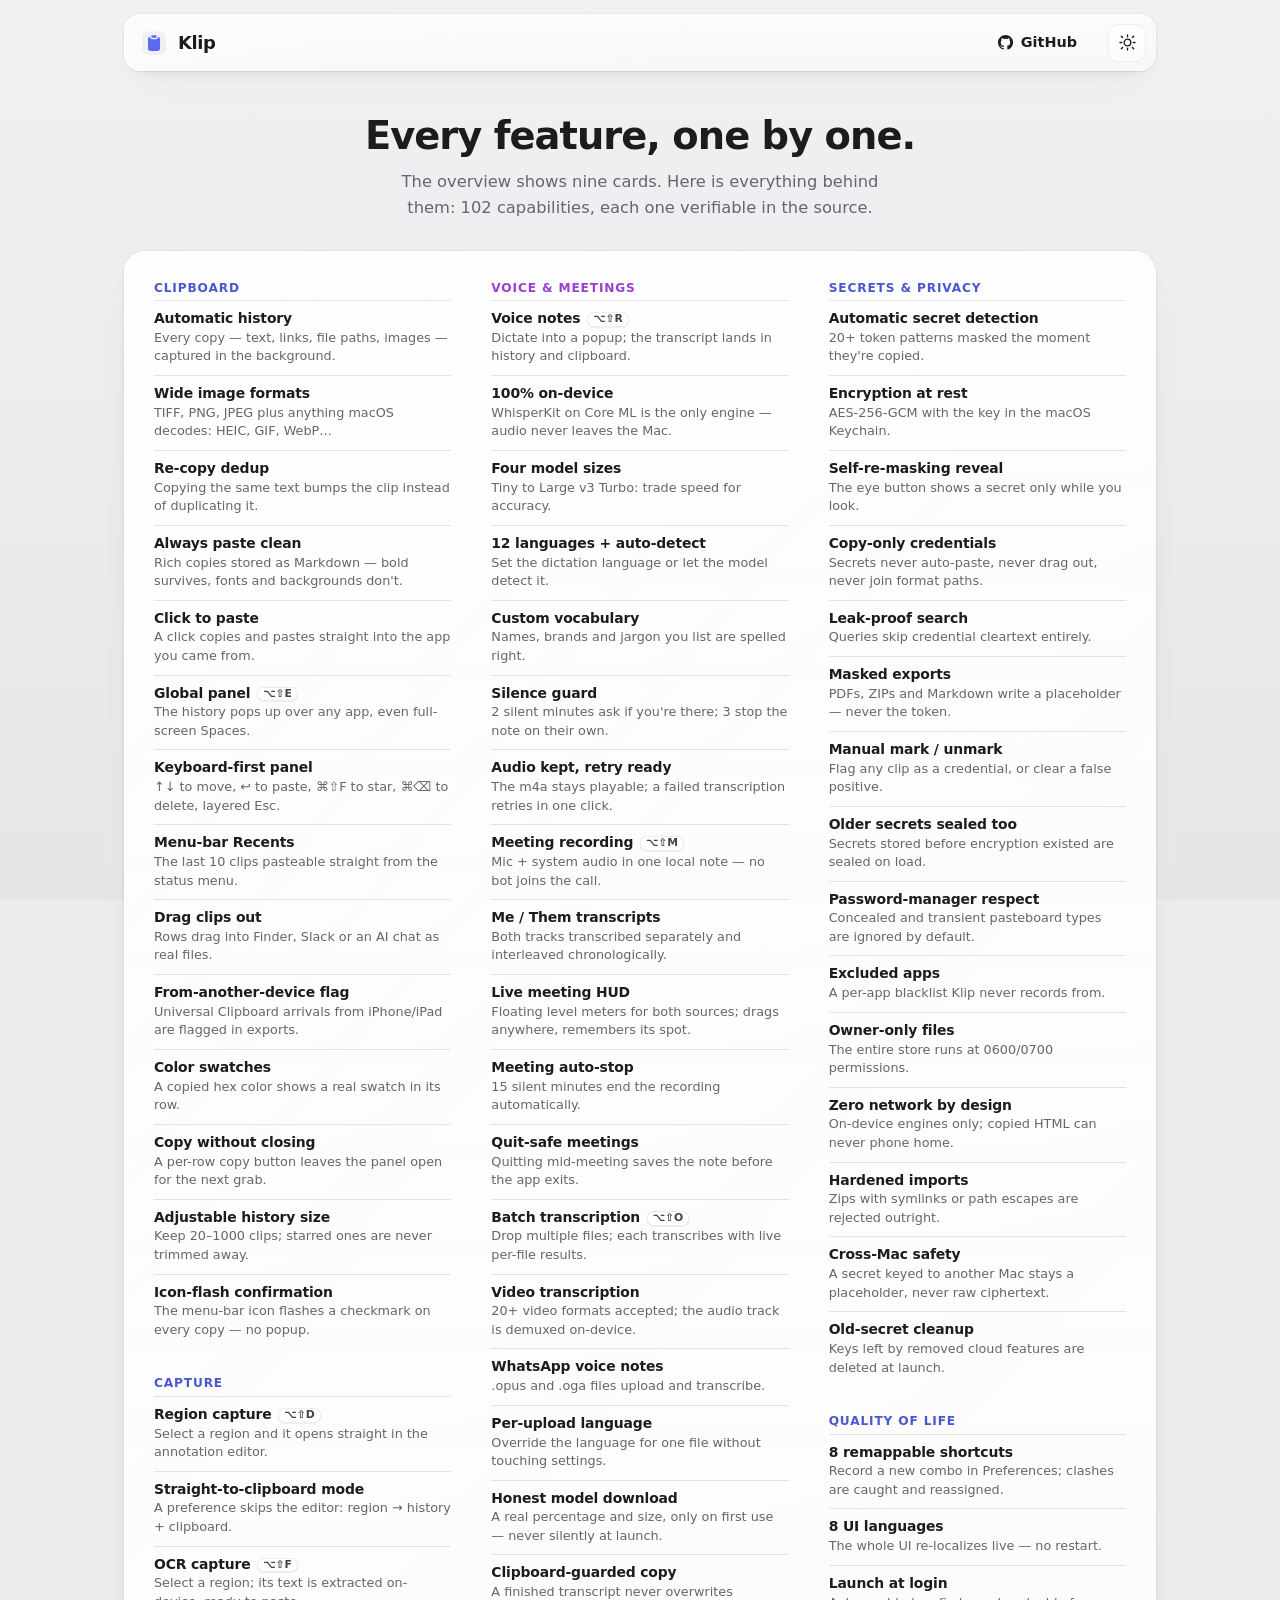
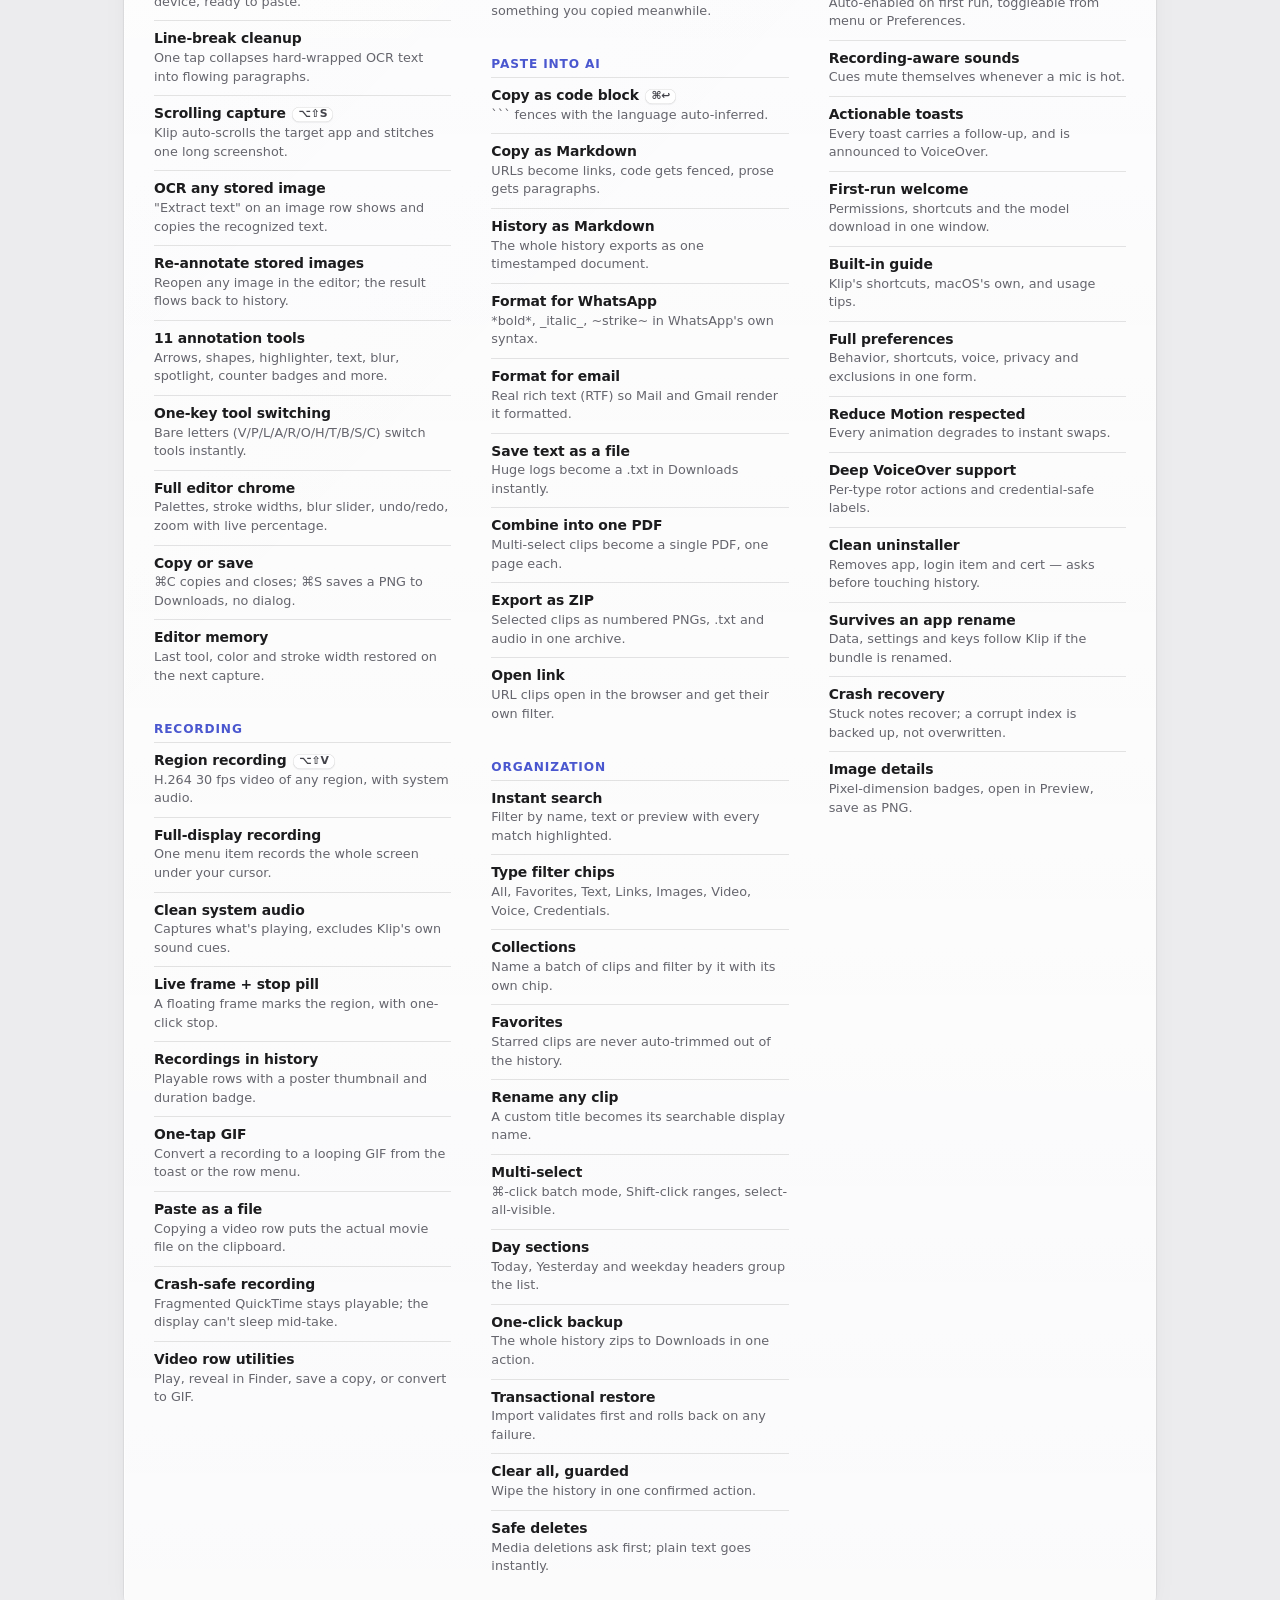
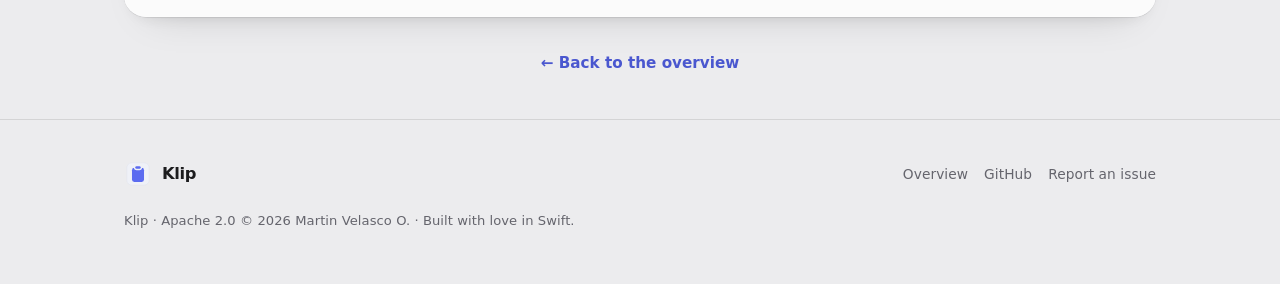
<file: docs/features.html>
<!doctype html>
<html lang="en">
<head>
<meta charset="utf-8">
<meta name="viewport" content="width=device-width, initial-scale=1">
<script>document.documentElement.classList.add('js')</script>
<title>All 102 features — Klip</title>
<meta name="description" content="Every capability in Klip, one by one: clipboard, capture, recording, voice & meetings, paste formats, organization, secrets and quality of life. All on-device.">
<link rel="canonical" href="https://tamibot.github.io/klip/features.html">
<meta name="theme-color" content="#f4f5fb" media="(prefers-color-scheme: light)">
<meta name="theme-color" content="#0a0c12" media="(prefers-color-scheme: dark)">
<meta name="color-scheme" content="light dark">
<meta property="og:title" content="All 102 features — Klip">
<meta property="og:description" content="Every capability in Klip, one by one. All on-device, all verifiable in the source.">
<meta property="og:type" content="website">
<meta property="og:url" content="https://tamibot.github.io/klip/features.html">
<meta property="og:image" content="https://tamibot.github.io/klip/og.png">
<meta name="twitter:card" content="summary_large_image">
<link rel="icon" href="favicon.svg" type="image/svg+xml">
<link rel="stylesheet" href="style.css">
</head>
<body>

<div class="nav-shell">
  <div class="wrap">
    <nav class="nav glass" aria-label="Primary">
      <a class="brand" href="index.html" aria-label="Klip home">
        <svg class="mark" viewBox="0 0 32 32" xmlns="http://www.w3.org/2000/svg" aria-hidden="true" focusable="false">
          <rect x="3.125" y="3.125" width="25.75" height="25.75" rx="5.75" fill="#EFF1F7"/>
          <rect x="3.28" y="3.28" width="25.44" height="25.44" rx="5.59" fill="none" stroke="#D0D4E4" stroke-width="0.31"/>
          <rect x="9.125" y="8.875" width="13.75" height="16.125" rx="2.75" fill="#5B6BF0"/>
          <rect x="11.375" y="5.5" width="9.25" height="6.125" rx="3.06" fill="#EFF1F7"/>
          <rect x="12.875" y="7" width="6.25" height="3.125" rx="1.56" fill="#5B6BF0"/>
        </svg>
        Klip
      </a>
      <span class="spacer"></span>
      <a class="ghost" href="https://github.com/tamibot/klip" rel="noopener">
        <svg viewBox="0 0 24 24" fill="currentColor" aria-hidden="true"><path d="M12 1.5A10.5 10.5 0 0 0 8.68 22c.52.1.71-.23.71-.5v-1.9c-2.9.64-3.52-1.24-3.52-1.24-.47-1.2-1.16-1.52-1.16-1.52-.95-.65.07-.64.07-.64 1.05.08 1.6 1.08 1.6 1.08.93 1.6 2.45 1.14 3.05.87.09-.68.36-1.14.66-1.4-2.32-.26-4.76-1.16-4.76-5.16 0-1.14.41-2.07 1.08-2.8-.11-.27-.47-1.33.1-2.78 0 0 .88-.28 2.88 1.07a10 10 0 0 1 5.24 0c2-1.35 2.88-1.07 2.88-1.07.57 1.45.21 2.51.1 2.78.67.73 1.08 1.66 1.08 2.8 0 4-2.45 4.9-4.78 5.16.38.32.71.95.71 1.92v2.85c0 .28.19.61.72.5A10.5 10.5 0 0 0 12 1.5Z"/></svg>
        <span class="lbl">GitHub</span>
      </a>
      <button class="tt" id="themeToggle" type="button" aria-label="Dark mode" aria-pressed="false">
        <svg class="sun" viewBox="0 0 24 24" fill="none" stroke="currentColor" stroke-width="1.7" stroke-linecap="round" aria-hidden="true"><circle cx="12" cy="12" r="4.2"/><path d="M12 2.5v2.2M12 19.3v2.2M4.2 4.2l1.6 1.6M18.2 18.2l1.6 1.6M2.5 12h2.2M19.3 12h2.2M4.2 19.8l1.6-1.6M18.2 5.8l1.6-1.6"/></svg>
        <svg class="moon" viewBox="0 0 24 24" fill="none" stroke="currentColor" stroke-width="1.7" stroke-linecap="round" stroke-linejoin="round" aria-hidden="true"><path d="M20 14.2A8.2 8.2 0 0 1 9.8 4 8.4 8.4 0 1 0 20 14.2Z"/></svg>
      </button>
    </nav>
  </div>
</div>

<main>
  <header class="page-head wrap">
    <h1>Every feature, one by one.</h1>
    <p>The overview shows nine cards. Here is everything behind them: 102 capabilities, each one verifiable in the source.</p>
  </header>

  <div class="wrap">
    <div class="ix-card glass glass--flat">
        <div class="ix-cols">

          <div class="ix-group">
            <h2>Clipboard</h2>
            <ul role="list">
              <li><b>Automatic history</b><span>Every copy — text, links, file paths, images — captured in the background.</span></li>
              <li><b>Wide image formats</b><span>TIFF, PNG, JPEG plus anything macOS decodes: HEIC, GIF, WebP…</span></li>
              <li><b>Re-copy dedup</b><span>Copying the same text bumps the clip instead of duplicating it.</span></li>
              <li><b>Always paste clean</b><span>Rich copies stored as Markdown — bold survives, fonts and backgrounds don't.</span></li>
              <li><b>Click to paste</b><span>A click copies and pastes straight into the app you came from.</span></li>
              <li><b>Global panel <kbd>⌥⇧E</kbd></b><span>The history pops up over any app, even full-screen Spaces.</span></li>
              <li><b>Keyboard-first panel</b><span>↑↓ to move, ↩ to paste, ⌘⇧F to star, ⌘⌫ to delete, layered Esc.</span></li>
              <li><b>Menu-bar Recents</b><span>The last 10 clips pasteable straight from the status menu.</span></li>
              <li><b>Drag clips out</b><span>Rows drag into Finder, Slack or an AI chat as real files.</span></li>
              <li><b>From-another-device flag</b><span>Universal Clipboard arrivals from iPhone/iPad are flagged in exports.</span></li>
              <li><b>Color swatches</b><span>A copied hex color shows a real swatch in its row.</span></li>
              <li><b>Copy without closing</b><span>A per-row copy button leaves the panel open for the next grab.</span></li>
              <li><b>Adjustable history size</b><span>Keep 20–1000 clips; starred ones are never trimmed away.</span></li>
              <li><b>Icon-flash confirmation</b><span>The menu-bar icon flashes a checkmark on every copy — no popup.</span></li>
            </ul>
          </div>

          <div class="ix-group">
            <h2>Capture</h2>
            <ul role="list">
              <li><b>Region capture <kbd>⌥⇧D</kbd></b><span>Select a region and it opens straight in the annotation editor.</span></li>
              <li><b>Straight-to-clipboard mode</b><span>A preference skips the editor: region → history + clipboard.</span></li>
              <li><b>OCR capture <kbd>⌥⇧F</kbd></b><span>Select a region; its text is extracted on-device, ready to paste.</span></li>
              <li><b>Line-break cleanup</b><span>One tap collapses hard-wrapped OCR text into flowing paragraphs.</span></li>
              <li><b>Scrolling capture <kbd>⌥⇧S</kbd></b><span>Klip auto-scrolls the target app and stitches one long screenshot.</span></li>
              <li><b>OCR any stored image</b><span>"Extract text" on an image row shows and copies the recognized text.</span></li>
              <li><b>Re-annotate stored images</b><span>Reopen any image in the editor; the result flows back to history.</span></li>
              <li><b>11 annotation tools</b><span>Arrows, shapes, highlighter, text, blur, spotlight, counter badges and more.</span></li>
              <li><b>One-key tool switching</b><span>Bare letters (V/P/L/A/R/O/H/T/B/S/C) switch tools instantly.</span></li>
              <li><b>Full editor chrome</b><span>Palettes, stroke widths, blur slider, undo/redo, zoom with live percentage.</span></li>
              <li><b>Copy or save</b><span>⌘C copies and closes; ⌘S saves a PNG to Downloads, no dialog.</span></li>
              <li><b>Editor memory</b><span>Last tool, color and stroke width restored on the next capture.</span></li>
            </ul>
          </div>

          <div class="ix-group">
            <h2>Recording</h2>
            <ul role="list">
              <li><b>Region recording <kbd>⌥⇧V</kbd></b><span>H.264 30 fps video of any region, with system audio.</span></li>
              <li><b>Full-display recording</b><span>One menu item records the whole screen under your cursor.</span></li>
              <li><b>Clean system audio</b><span>Captures what's playing, excludes Klip's own sound cues.</span></li>
              <li><b>Live frame + stop pill</b><span>A floating frame marks the region, with one-click stop.</span></li>
              <li><b>Recordings in history</b><span>Playable rows with a poster thumbnail and duration badge.</span></li>
              <li><b>One-tap GIF</b><span>Convert a recording to a looping GIF from the toast or the row menu.</span></li>
              <li><b>Paste as a file</b><span>Copying a video row puts the actual movie file on the clipboard.</span></li>
              <li><b>Crash-safe recording</b><span>Fragmented QuickTime stays playable; the display can't sleep mid-take.</span></li>
              <li><b>Video row utilities</b><span>Play, reveal in Finder, save a copy, or convert to GIF.</span></li>
            </ul>
          </div>

          <div class="ix-group">
            <h2 class="voice">Voice &amp; meetings</h2>
            <ul role="list">
              <li><b>Voice notes <kbd>⌥⇧R</kbd></b><span>Dictate into a popup; the transcript lands in history and clipboard.</span></li>
              <li><b>100% on-device</b><span>WhisperKit on Core ML is the only engine — audio never leaves the Mac.</span></li>
              <li><b>Four model sizes</b><span>Tiny to Large v3 Turbo: trade speed for accuracy.</span></li>
              <li><b>12 languages + auto-detect</b><span>Set the dictation language or let the model detect it.</span></li>
              <li><b>Custom vocabulary</b><span>Names, brands and jargon you list are spelled right.</span></li>
              <li><b>Silence guard</b><span>2 silent minutes ask if you're there; 3 stop the note on their own.</span></li>
              <li><b>Audio kept, retry ready</b><span>The m4a stays playable; a failed transcription retries in one click.</span></li>
              <li><b>Meeting recording <kbd>⌥⇧M</kbd></b><span>Mic + system audio in one local note — no bot joins the call.</span></li>
              <li><b>Me / Them transcripts</b><span>Both tracks transcribed separately and interleaved chronologically.</span></li>
              <li><b>Live meeting HUD</b><span>Floating level meters for both sources; drags anywhere, remembers its spot.</span></li>
              <li><b>Meeting auto-stop</b><span>15 silent minutes end the recording automatically.</span></li>
              <li><b>Quit-safe meetings</b><span>Quitting mid-meeting saves the note before the app exits.</span></li>
              <li><b>Batch transcription <kbd>⌥⇧O</kbd></b><span>Drop multiple files; each transcribes with live per-file results.</span></li>
              <li><b>Video transcription</b><span>20+ video formats accepted; the audio track is demuxed on-device.</span></li>
              <li><b>WhatsApp voice notes</b><span>.opus and .oga files upload and transcribe.</span></li>
              <li><b>Per-upload language</b><span>Override the language for one file without touching settings.</span></li>
              <li><b>Honest model download</b><span>A real percentage and size, only on first use — never silently at launch.</span></li>
              <li><b>Clipboard-guarded copy</b><span>A finished transcript never overwrites something you copied meanwhile.</span></li>
            </ul>
          </div>

          <div class="ix-group">
            <h2>Paste into AI</h2>
            <ul role="list">
              <li><b>Copy as code block <kbd>⌘↩</kbd></b><span>``` fences with the language auto-inferred.</span></li>
              <li><b>Copy as Markdown</b><span>URLs become links, code gets fenced, prose gets paragraphs.</span></li>
              <li><b>History as Markdown</b><span>The whole history exports as one timestamped document.</span></li>
              <li><b>Format for WhatsApp</b><span>*bold*, _italic_, ~strike~ in WhatsApp's own syntax.</span></li>
              <li><b>Format for email</b><span>Real rich text (RTF) so Mail and Gmail render it formatted.</span></li>
              <li><b>Save text as a file</b><span>Huge logs become a .txt in Downloads instantly.</span></li>
              <li><b>Combine into one PDF</b><span>Multi-select clips become a single PDF, one page each.</span></li>
              <li><b>Export as ZIP</b><span>Selected clips as numbered PNGs, .txt and audio in one archive.</span></li>
              <li><b>Open link</b><span>URL clips open in the browser and get their own filter.</span></li>
            </ul>
          </div>

          <div class="ix-group">
            <h2>Organization</h2>
            <ul role="list">
              <li><b>Instant search</b><span>Filter by name, text or preview with every match highlighted.</span></li>
              <li><b>Type filter chips</b><span>All, Favorites, Text, Links, Images, Video, Voice, Credentials.</span></li>
              <li><b>Collections</b><span>Name a batch of clips and filter by it with its own chip.</span></li>
              <li><b>Favorites</b><span>Starred clips are never auto-trimmed out of the history.</span></li>
              <li><b>Rename any clip</b><span>A custom title becomes its searchable display name.</span></li>
              <li><b>Multi-select</b><span>⌘-click batch mode, Shift-click ranges, select-all-visible.</span></li>
              <li><b>Day sections</b><span>Today, Yesterday and weekday headers group the list.</span></li>
              <li><b>One-click backup</b><span>The whole history zips to Downloads in one action.</span></li>
              <li><b>Transactional restore</b><span>Import validates first and rolls back on any failure.</span></li>
              <li><b>Clear all, guarded</b><span>Wipe the history in one confirmed action.</span></li>
              <li><b>Safe deletes</b><span>Media deletions ask first; plain text goes instantly.</span></li>
            </ul>
          </div>

          <div class="ix-group">
            <h2>Secrets &amp; privacy</h2>
            <ul role="list">
              <li><b>Automatic secret detection</b><span>20+ token patterns masked the moment they're copied.</span></li>
              <li><b>Encryption at rest</b><span>AES-256-GCM with the key in the macOS Keychain.</span></li>
              <li><b>Self-re-masking reveal</b><span>The eye button shows a secret only while you look.</span></li>
              <li><b>Copy-only credentials</b><span>Secrets never auto-paste, never drag out, never join format paths.</span></li>
              <li><b>Leak-proof search</b><span>Queries skip credential cleartext entirely.</span></li>
              <li><b>Masked exports</b><span>PDFs, ZIPs and Markdown write a placeholder — never the token.</span></li>
              <li><b>Manual mark / unmark</b><span>Flag any clip as a credential, or clear a false positive.</span></li>
              <li><b>Older secrets sealed too</b><span>Secrets stored before encryption existed are sealed on load.</span></li>
              <li><b>Password-manager respect</b><span>Concealed and transient pasteboard types are ignored by default.</span></li>
              <li><b>Excluded apps</b><span>A per-app blacklist Klip never records from.</span></li>
              <li><b>Owner-only files</b><span>The entire store runs at 0600/0700 permissions.</span></li>
              <li><b>Zero network by design</b><span>On-device engines only; copied HTML can never phone home.</span></li>
              <li><b>Hardened imports</b><span>Zips with symlinks or path escapes are rejected outright.</span></li>
              <li><b>Cross-Mac safety</b><span>A secret keyed to another Mac stays a placeholder, never raw ciphertext.</span></li>
              <li><b>Old-secret cleanup</b><span>Keys left by removed cloud features are deleted at launch.</span></li>
            </ul>
          </div>

          <div class="ix-group">
            <h2>Quality of life</h2>
            <ul role="list">
              <li><b>8 remappable shortcuts</b><span>Record a new combo in Preferences; clashes are caught and reassigned.</span></li>
              <li><b>8 UI languages</b><span>The whole UI re-localizes live — no restart.</span></li>
              <li><b>Launch at login</b><span>Auto-enabled on first run, toggleable from menu or Preferences.</span></li>
              <li><b>Recording-aware sounds</b><span>Cues mute themselves whenever a mic is hot.</span></li>
              <li><b>Actionable toasts</b><span>Every toast carries a follow-up, and is announced to VoiceOver.</span></li>
              <li><b>First-run welcome</b><span>Permissions, shortcuts and the model download in one window.</span></li>
              <li><b>Built-in guide</b><span>Klip's shortcuts, macOS's own, and usage tips.</span></li>
              <li><b>Full preferences</b><span>Behavior, shortcuts, voice, privacy and exclusions in one form.</span></li>
              <li><b>Reduce Motion respected</b><span>Every animation degrades to instant swaps.</span></li>
              <li><b>Deep VoiceOver support</b><span>Per-type rotor actions and credential-safe labels.</span></li>
              <li><b>Clean uninstaller</b><span>Removes app, login item and cert — asks before touching history.</span></li>
              <li><b>Survives an app rename</b><span>Data, settings and keys follow Klip if the bundle is renamed.</span></li>
              <li><b>Crash recovery</b><span>Stuck notes recover; a corrupt index is backed up, not overwritten.</span></li>
              <li><b>Image details</b><span>Pixel-dimension badges, open in Preview, save as PNG.</span></li>
            </ul>
          </div>

        </div>
    </div>
    <a class="back" href="index.html">Back to the overview</a>
  </div>
</main>

<footer>
  <div class="wrap">
    <div class="foot">
      <a class="brand" href="index.html" aria-label="Klip home">
        <svg class="mark" viewBox="0 0 32 32" xmlns="http://www.w3.org/2000/svg" aria-hidden="true" focusable="false">
          <rect x="3.125" y="3.125" width="25.75" height="25.75" rx="5.75" fill="#EFF1F7"/>
          <rect x="3.28" y="3.28" width="25.44" height="25.44" rx="5.59" fill="none" stroke="#D0D4E4" stroke-width="0.31"/>
          <rect x="9.125" y="8.875" width="13.75" height="16.125" rx="2.75" fill="#5B6BF0"/>
          <rect x="11.375" y="5.5" width="9.25" height="6.125" rx="3.06" fill="#EFF1F7"/>
          <rect x="12.875" y="7" width="6.25" height="3.125" rx="1.56" fill="#5B6BF0"/>
        </svg>
        Klip
      </a>
      <div class="foot-meta">
        <a href="index.html">Overview</a>
        <a href="https://github.com/tamibot/klip" rel="noopener">GitHub</a>
        <a href="https://github.com/tamibot/klip/issues" rel="noopener">Report an issue</a>
      </div>
    </div>
    <p class="copyright">Klip · Apache 2.0 © 2026 Martin Velasco O. · Built with love in Swift.</p>
  </div>
</footer>

<script src="app.js"></script>

</body>
</html>
</file>
<file: docs/style.css>
/* ============================================================
   Klip — shared stylesheet for index.html + features.html
   System fonts only. Self-contained, same-origin. Light + dark.
   Glass follows the app's real recipe (Sources/Klip/UI/Glass.swift):
   defined at the RIM (two-stroke concentric), light materials
   darken / dark lighten, specular sheen from the top-left ≈ -60deg.
   ============================================================ */

/* ---- Design tokens: light (default) ---- */
:root{
  color-scheme: light;
  --sans: -apple-system, BlinkMacSystemFont, "SF Pro Text", "SF Pro", system-ui, "Segoe UI", Roboto, Helvetica, Arial, sans-serif;
  --display: -apple-system, BlinkMacSystemFont, "SF Pro Display", "SF Pro", system-ui, sans-serif;
  --mono: ui-monospace, "SF Mono", SFMono-Regular, Menlo, Consolas, monospace;

  /* Neutral macOS-window surfaces. Indigo is an ACCENT ONLY. */
  --ink:      #1c1c1e;
  --ink-2:    #3a3a3e;
  --muted:    #65656d;
  --faint:    #9a9aa1;
  --accent:   #5b6bf0;              /* brand indigo — primary accent */
  --accent-btn:#4f5ee2;             /* primary button fill: white on it = 5.21:1 */
  --accent-ink:#4a57cf;             /* indigo for link text on light */
  --voice:    #9b3fd0;              /* purple — VOICE ONLY */
  --ok:       #2b9d4b;              /* green — PRIVACY ONLY (AA on light) */
  --ok-fill:  #34c759;

  --bg-base:  #ececee;              /* cool neutral gray, not lavender */
  --bg-wash:  linear-gradient(180deg, #f1f1f3 0%, #e6e6e9 100%);

  --hairline: rgba(0,0,0,.10);
  --card:     rgba(255,255,255,.55);

  /* glass recipe (light material DARKENS) — neutral, restrained */
  --glass-fill: linear-gradient(180deg, rgba(255,255,255,.72), rgba(255,255,255,.5));
  --glass-fill-solid: linear-gradient(180deg, rgba(255,255,255,.9), rgba(255,255,255,.78));
  --glass-filter: saturate(1.35) blur(20px);
  --glass-sheen: linear-gradient(135deg, rgba(255,255,255,.4) 0%, rgba(255,255,255,.08) 28%, rgba(255,255,255,0) 55%);
  --rim:
    inset 1px 1px 0 rgba(255,255,255,.7),          /* specular, bright top-left */
    inset 0 0 0 .5px rgba(255,255,255,.28),         /* inner ring */
    0 0 0 .5px rgba(0,0,0,.10);                     /* outer contour */
  --glass-shadow:
    0 1px 2px rgba(0,0,0,.04),
    0 8px 20px -12px rgba(0,0,0,.15),
    0 20px 40px -26px rgba(0,0,0,.18);

  --kbd-bg: rgba(255,255,255,.72);
  --kbd-line: rgba(0,0,0,.14);
  --kbd-ink: #43434a;
  /* Flow diagram — inline SVG, so it follows the theme. Light: dark ink on white glass. */
  --flow-ink:#1c1c1e; --flow-sub:#3a3a3e; --flow-accent:#4a57cf;
  --flow-edge:#78788c; --flow-sheen:#ffffff; --flow-glass:#ffffff;
}

/* ---- Dark: auto (no manual choice) ---- */
@media (prefers-color-scheme: dark){
  :root:not([data-theme]){
    color-scheme: dark;
    --ink:#f2f2f4; --ink-2:#d2d2d8; --muted:#adadb5; --faint:#6a6a72;
    --accent:#5b6bf0; --accent-ink:#9ba5f8;
    --voice:#cf95ee; --ok:#34c759; --ok-fill:#34c759;
    --bg-base:#1c1c1e;
    /* Flow diagram inverts: light ink on a dark translucent tile, like every other surface. */
    --flow-ink:#f2f2f4; --flow-sub:#c4c4cc; --flow-accent:#8b96f6;
    --flow-edge:#8f8fa4; --flow-sheen:#5a5a66; --flow-glass:#3a3a42;

    --bg-wash: linear-gradient(180deg, #202022 0%, #171719 100%);
    --hairline: rgba(255,255,255,.12);
    --card: rgba(255,255,255,.06);
    --glass-fill: linear-gradient(180deg, rgba(58,58,62,.64), rgba(44,44,48,.54));
    --glass-fill-solid: linear-gradient(180deg, rgba(50,50,54,.92), rgba(42,42,46,.86));
    --glass-filter: saturate(1.5) blur(20px);
    --glass-sheen: linear-gradient(135deg, rgba(255,255,255,.07) 0%, rgba(255,255,255,.02) 30%, rgba(255,255,255,0) 55%);
  /* .12 lifted the card's top-left corner to ~72 sRGB, dragging the headings that sit there
     under AA. A dark material reflects less anyway — .07 keeps the glass read and the text legible. */
    --rim:
      inset 1px 1px 0 rgba(255,255,255,.14),
      inset 0 0 0 .5px rgba(255,255,255,.05),
      0 0 0 .5px rgba(0,0,0,.7);
    --glass-shadow:
      0 1px 2px rgba(0,0,0,.35),
      0 10px 26px -14px rgba(0,0,0,.5),
      0 24px 50px -32px rgba(0,0,0,.55);
    --kbd-bg: rgba(255,255,255,.1);
    --kbd-line: rgba(255,255,255,.16);
    --kbd-ink: #dcdce2;
  }
}

/* ---- Dark: manual (wins over anything) ---- */
:root[data-theme="dark"]{
  color-scheme: dark;
  --ink:#f2f2f4; --ink-2:#d2d2d8; --muted:#adadb5; --faint:#6a6a72;
  --accent:#5b6bf0; --accent-ink:#9ba5f8;
  --voice:#cf95ee; --ok:#34c759; --ok-fill:#34c759;
  --bg-base:#1c1c1e;
  /* Flow diagram inverts: light ink on a dark translucent tile, like every other surface. */
  --flow-ink:#f2f2f4; --flow-sub:#c4c4cc; --flow-accent:#8b96f6;
  --flow-edge:#8f8fa4; --flow-sheen:#5a5a66; --flow-glass:#3a3a42;
  --bg-wash: linear-gradient(180deg, #202022 0%, #171719 100%);
  --hairline: rgba(255,255,255,.12);
  --card: rgba(255,255,255,.06);
  --glass-fill: linear-gradient(180deg, rgba(58,58,62,.64), rgba(44,44,48,.54));
  --glass-fill-solid: linear-gradient(180deg, rgba(50,50,54,.92), rgba(42,42,46,.86));
  --glass-filter: saturate(1.5) blur(20px);
  --glass-sheen: linear-gradient(135deg, rgba(255,255,255,.07) 0%, rgba(255,255,255,.02) 30%, rgba(255,255,255,0) 55%);
  /* .12 lifted the card's top-left corner to ~72 sRGB, dragging the headings that sit there
     under AA. A dark material reflects less anyway — .07 keeps the glass read and the text legible. */
  --rim:
    inset 1px 1px 0 rgba(255,255,255,.14),
    inset 0 0 0 .5px rgba(255,255,255,.05),
    0 0 0 .5px rgba(0,0,0,.7);
  --glass-shadow:
    0 1px 2px rgba(0,0,0,.35),
    0 10px 26px -14px rgba(0,0,0,.5),
    0 24px 50px -32px rgba(0,0,0,.55);
  --kbd-bg: rgba(255,255,255,.1);
  --kbd-line: rgba(255,255,255,.16);
  --kbd-ink: #dcdce2;
}

/* Accessibility floors: match the app's opaque fallback (neutral) */
@media (prefers-reduced-transparency: reduce){
  :root{ --glass-fill:#e4e5e7; --glass-fill-solid:#e4e5e7; --glass-filter:none; }
  :root[data-theme="dark"]{ --glass-fill:#2a2a2c; --glass-fill-solid:#2a2a2c; --glass-filter:none; }
}
@media (prefers-reduced-transparency: reduce) and (prefers-color-scheme: dark){
  :root:not([data-theme]){ --glass-fill:#2a2a2c; --glass-fill-solid:#2a2a2c; --glass-filter:none; }
}

*,*::before,*::after{ box-sizing:border-box }
html{ -webkit-text-size-adjust:100%; scroll-behavior:smooth }
@media (prefers-reduced-motion: reduce){ html{ scroll-behavior:auto } }

/* Type: body sits near 0 tracking with comfortable leading.
   Tracking is applied per size below — never one value for all sizes. */
body{
  margin:0;
  font-family:var(--sans);
  color:var(--ink);
  background:var(--bg-base);
  font-size:1rem;
  line-height:1.6;
  letter-spacing:0;
  -webkit-font-smoothing:antialiased;
  text-rendering:optimizeLegibility;
  overflow-x:hidden;
}
body::before{
  content:""; position:fixed; inset:0; z-index:-1;
  background:var(--bg-wash); background-color:var(--bg-base);
  pointer-events:none;
}

/* Headings set their own line breaks; body copy stays on the normal algorithm. */
h1,h2,h3{ text-wrap:balance }

a{ color:var(--accent-ink); text-decoration:none }
a:hover{ text-decoration:underline; text-underline-offset:3px }
:focus-visible{ outline:2.5px solid var(--accent-ink); outline-offset:3px; border-radius:8px }
img,svg{ max-width:100% }

.wrap{ width:100%; max-width:1080px; margin-inline:auto; padding-inline:24px }

/* Reusable glass surface — the rim carries the look, not the blur */
.glass{
  position:relative;
  background:var(--glass-fill);
  -webkit-backdrop-filter:var(--glass-filter);
  backdrop-filter:var(--glass-filter);
  box-shadow:var(--rim), var(--glass-shadow);
  border-radius:20px;
  isolation:isolate;
}
.glass::before{  /* specular sheen: directional, edge-weighted — not a flat veil */
  content:""; position:absolute; inset:0; border-radius:inherit;
  background:var(--glass-sheen);
  pointer-events:none; z-index:0;
}
.glass > *{ position:relative; z-index:1 }
/* Content-layer surfaces: same rim + sheen, but no live blur.
   Glass is the navigation layer; cards on the page background don't
   need (or want) a stack of backdrop-filters. Keeps scroll smooth. */
.glass--flat{ -webkit-backdrop-filter:none; backdrop-filter:none; background:var(--glass-fill-solid) }

kbd{
  font-family:var(--sans); font-size:.82em; font-weight:600; line-height:1;
  display:inline-flex; align-items:center; gap:1px;
  padding:3px 7px; border-radius:7px; white-space:nowrap;
  color:var(--kbd-ink);
  background:var(--kbd-bg);
  box-shadow: inset 0 0 0 .5px var(--kbd-line), inset 0 1px 0 rgba(255,255,255,.5), 0 1px 1px rgba(16,20,50,.06);
}
:root[data-theme="dark"] kbd{ box-shadow: inset 0 0 0 .5px var(--kbd-line), inset 0 1px 0 rgba(255,255,255,.08) }
code{
  font-family:var(--mono); font-size:.86em;
  background:var(--card); padding:2px 6px; border-radius:6px;
  box-shadow:inset 0 0 0 .5px var(--hairline); color:var(--accent-ink);
  overflow-wrap:anywhere;
}

/* ---------- Nav ---------- */
.nav-shell{ position:sticky; top:0; z-index:50; padding:14px 0 0 }
.nav{
  display:flex; align-items:center; gap:18px;
  padding:9px 10px 9px 16px; border-radius:16px;
}
.brand{ display:flex; align-items:center; gap:10px; font-family:var(--display);
  font-weight:700; font-size:1.12rem; line-height:1.2; letter-spacing:-.02em; color:var(--ink) }
.brand:hover{ text-decoration:none }
.brand .mark{ width:28px; height:28px; flex:0 0 auto; border-radius:8px; display:block }
.nav .links{ display:flex; align-items:center; gap:4px; margin-left:6px }
.nav .links a{ color:var(--muted); font-weight:500; font-size:.92rem; padding:7px 11px; border-radius:9px }
.nav .links a:hover{ color:var(--ink); background:var(--card); text-decoration:none }
.nav .spacer{ flex:1 }
.nav .ghost{
  display:inline-flex; align-items:center; gap:7px;
  color:var(--ink); font-weight:600; font-size:.9rem; padding:8px 13px; border-radius:11px;
}
.nav .ghost:hover{ background:var(--card); text-decoration:none }
.nav .ghost svg{ width:17px; height:17px }
.tt{
  width:38px; height:38px; flex:0 0 auto; display:inline-grid; place-items:center;
  border-radius:11px; border:none; cursor:pointer; color:var(--ink);
  background:var(--card); box-shadow:inset 0 0 0 .5px var(--hairline);
  transition:transform .15s ease, background .2s ease;
}
.tt:hover{ transform:translateY(-1px) }
.tt:active{ transform:scale(.94) }
.tt svg{ width:19px; height:19px }
.tt .moon{ display:none }
:root[data-theme="dark"] .tt .sun{ display:none }
:root[data-theme="dark"] .tt .moon{ display:block }
@media (prefers-color-scheme: dark){
  :root:not([data-theme]) .tt .sun{ display:none }
  :root:not([data-theme]) .tt .moon{ display:block }
}
@media (max-width:860px){ .nav .links{ display:none } }
@media (max-width:520px){ .nav .ghost .lbl{ display:none } }

/* ---------- Hero ---------- */
.hero{ padding:56px 0 20px; text-align:center }
.eyebrow{
  display:inline-flex; align-items:center; gap:8px;
  font-size:.8rem; font-weight:600; letter-spacing:.005em; color:var(--muted);
  padding:6px 14px; border-radius:999px; margin:0 0 24px;
}
.eyebrow .dot{ width:6px; height:6px; border-radius:50%; background:var(--ok) }
/* Display type: tight leading, negative tracking — hierarchy is
   weight + size + leading as a set, not size alone. */
.hero h1{
  font-family:var(--display);
  font-size:clamp(2.05rem, 5vw, 3.3rem);
  line-height:1.03; letter-spacing:-.028em; margin:0 auto; max-width:16ch;
  font-weight:700; color:var(--ink);
}
.hero h1 .grad{ color:var(--accent) }
.hero .sub{
  color:var(--muted); font-size:clamp(1.05rem,1.7vw,1.22rem); line-height:1.55;
  letter-spacing:0; font-weight:400;
  max-width:50ch; margin:20px auto 0;
}
.cta-row{ display:flex; flex-wrap:wrap; gap:13px; justify-content:center; margin-top:32px }
.btn{
  display:inline-flex; align-items:center; gap:9px;
  font-size:1rem; font-weight:600; letter-spacing:-.01em; line-height:1.2;
  padding:14px 26px; border-radius:14px; cursor:pointer; border:none;
  transition:transform .16s cubic-bezier(.2,.7,.2,1), box-shadow .2s ease, filter .2s ease;
}
.btn svg{ width:19px; height:19px }
.btn-primary{
  color:#fff;
  background:var(--accent-btn);
  box-shadow: inset 0 1px 0 rgba(255,255,255,.22), 0 1px 2px rgba(0,0,0,.16);
}
/* Hover lifts and deepens the shadow instead of shifting the fill: any lighter
   indigo drops white below 4.5:1, any darker one drops the button below 3:1
   against the dark page. */
.btn-primary:hover{ transform:translateY(-1px); text-decoration:none;
  box-shadow: inset 0 1px 0 rgba(255,255,255,.28), 0 6px 14px -4px rgba(43,55,170,.45) }
.btn-primary:focus-visible{ outline-color:var(--ink) }
.btn-primary:active{ transform:translateY(0) scale(.985) }
.btn-secondary{
  color:var(--ink); background:var(--glass-fill);
  -webkit-backdrop-filter:var(--glass-filter); backdrop-filter:var(--glass-filter);
  box-shadow: inset 0 0 0 .5px var(--hairline), inset 0 1px 0 rgba(255,255,255,.5), 0 2px 6px -3px rgba(0,0,0,.2);
}
.btn-secondary:hover{ transform:translateY(-2px); text-decoration:none }
.btn-secondary:active{ transform:translateY(0) scale(.985) }

/* ---------- Hero mockup (glass Klip window) ---------- */
.stage{ position:relative; margin:52px auto 0; max-width:560px; padding-inline:8px; perspective:1600px }
.mockup{ border-radius:22px; padding:0; overflow:hidden; text-align:left }
.mk-bar{
  display:flex; align-items:center; gap:8px; padding:12px 15px 11px;
  border-bottom:.5px solid var(--hairline);
}
.mk-dots{ display:flex; gap:7px }
.mk-dots i{ width:11px; height:11px; border-radius:50%; display:block }
.mk-dots i:nth-child(1){ background:#ff5f57 } .mk-dots i:nth-child(2){ background:#febc2e } .mk-dots i:nth-child(3){ background:#28c840 }
.mk-search{
  flex:1; display:flex; align-items:center; gap:8px; margin-left:6px;
  background:var(--card); border-radius:9px; padding:6px 11px;
  box-shadow:inset 0 0 0 .5px var(--hairline); color:var(--faint); font-size:.84rem;
}
.mk-search svg{ width:14px; height:14px; flex:0 0 auto; color:var(--faint) }
.mk-caret{ width:1.5px; height:13px; margin-left:auto; background:var(--accent); border-radius:1px; animation:blink 1.1s steps(1) infinite }
@keyframes blink{ 50%{ opacity:0 } }
@media (prefers-reduced-motion: reduce){ .mk-caret{ animation:none } }
.mk-chips{ display:flex; gap:7px; padding:11px 14px 3px; flex-wrap:wrap }
.chip{
  font-size:.74rem; font-weight:600; padding:4px 10px; border-radius:999px;
  color:var(--muted); background:var(--card); box-shadow:inset 0 0 0 .5px var(--hairline);
}
.chip.on{ color:#fff; background:var(--accent); box-shadow:none }
.chip.star{ color:var(--muted) }
.mk-list{ padding:9px 10px 14px; display:flex; flex-direction:column; gap:4px }
.row{
  display:flex; align-items:center; gap:11px; padding:9px 11px; border-radius:9px;
  color:var(--ink);
}
.row .ic{ width:30px; height:30px; flex:0 0 auto; border-radius:8px; display:grid; place-items:center;
  background:var(--card); box-shadow:inset 0 0 0 .5px var(--hairline); color:var(--accent) }
.row .ic svg{ width:16px; height:16px }
.row .tx{ flex:1; min-width:0; display:flex; flex-direction:column; gap:2px }
.row .t1{ display:block; font-size:.85rem; font-weight:600; letter-spacing:-.01em; white-space:nowrap; overflow:hidden; text-overflow:ellipsis }
.row .t2{ display:block; font-size:.76rem; color:var(--muted); font-family:var(--mono); white-space:nowrap; overflow:hidden; text-overflow:ellipsis }
.row .time{ font-size:.72rem; color:var(--faint); flex:0 0 auto; font-variant-numeric:tabular-nums }
/* Real app selects a row with a ~20% accent TINT + normal text (HistoryView: accentColor.opacity(0.20)),
   not a solid fill — the solid-accent/white-text treatment is the selected CHIP, not the row. */
.row.sel{ background:color-mix(in srgb, var(--accent) 18%, transparent); box-shadow:none }
.row.voice .ic{ color:var(--voice) }          /* purple = voice only */
.row.voice .wave{ color:var(--voice) }
.row.cred .ic{ color:var(--muted) }            /* credential row is muted */
.row .wave{ display:flex; align-items:center; gap:2px; height:14px }
.row .wave i{ width:2px; border-radius:1px; background:currentColor; opacity:.7 }
.dots-pw{ letter-spacing:2px; font-family:var(--mono) }
.lock{ width:13px; height:13px; color:var(--faint) }
.float{
  position:absolute; right:20px; bottom:-18px; z-index:3;
  display:flex; align-items:center; gap:8px; padding:10px 14px; border-radius:13px;
  font-size:.8rem; font-weight:600; color:var(--ink);
}
.float .rec{ width:9px; height:9px; border-radius:50%; background:#ff5f57; box-shadow:0 0 0 4px rgba(255,95,87,.2) }
@media (max-width:600px){ .float{ right:12px; bottom:-16px; font-size:.76rem } }

/* ---------- Section scaffolding ---------- */
section{ padding:58px 0 }
.sec-head{ text-align:center; max-width:640px; margin:0 auto 36px }
.sec-kicker{ font-size:.76rem; font-weight:700; letter-spacing:.07em; text-transform:uppercase; color:var(--accent-ink); margin:0 0 10px }
.sec-head h2{ font-family:var(--display); font-size:clamp(1.6rem,3.2vw,2.2rem); line-height:1.1; letter-spacing:-.022em; margin:0; font-weight:700; color:var(--ink) }
.sec-head p:not(.sec-kicker){ color:var(--muted); font-size:1.02rem; line-height:1.6; letter-spacing:0; margin:12px auto 0; max-width:52ch }

/* ---------- Feature grid ---------- */
.grid{ list-style:none; margin:0; padding:0; display:grid; grid-template-columns:repeat(3,1fr); gap:16px }
@media (max-width:940px){ .grid{ grid-template-columns:repeat(2,1fr) } }
@media (max-width:520px){ .grid{ grid-template-columns:1fr } }
.feat{ padding:22px 20px 24px; border-radius:18px; transition:transform .22s cubic-bezier(.2,.7,.2,1) }
.feat:hover{ transform:translateY(-4px) }
.feat .picto{ margin-bottom:14px; color:var(--ink) }
.feat .picto svg{ width:104px; height:80px; display:block }
.feat .picto .n{ stroke:currentColor; stroke-width:3.6; opacity:.56 }
   /* neutral tone: the stage, not the actor. 3.6 against the accent's 4.5 so the eye
      lands on the accent first; opacity .52 → .56 pays back the contrast the thinner
      stroke costs. Measured off the rendered card: 3.87:1 light / 5.08:1 dark, both
      clear of the 3:1 floor for non-text graphics (WCAG 1.4.11), and on light the
      neutral now sits *under* the accent's 4.22:1 — hierarchy, not just taste. */
.feat .picto .a{ stroke:var(--accent) }                  /* brand tone: the action */
.feat .picto .af{ fill:var(--accent); stroke:none }
.feat .picto.voice .a{ stroke:var(--voice) }             /* purple = voice only */
.feat h3{ font-size:1.06rem; font-weight:650; line-height:1.25; letter-spacing:-.015em; margin:0 0 7px }
.feat p{ margin:0; color:var(--muted); font-size:.92rem; line-height:1.55; letter-spacing:0 }
.feat p kbd{ margin:0 1px }

/* One quiet, specific way down a level (Apple: advanced options one level deeper) */
.more{ text-align:center; margin:16px 0 0; font-size:.95rem }
.more a{ font-weight:600 }
.more a::after{ content:" →" }

/* ---------- Shortcuts strip ---------- */
.shortcuts .panel{ padding:12px; border-radius:22px }
.sc-grid{ list-style:none; margin:0; padding:0; display:grid; grid-template-columns:repeat(8,1fr); gap:8px }
@media (max-width:820px){ .sc-grid{ grid-template-columns:repeat(4,1fr) } }
@media (max-width:460px){ .sc-grid{ grid-template-columns:repeat(2,1fr) } }
.sc{
  text-align:center; padding:18px 10px 16px; border-radius:15px;
  transition:background .2s ease, transform .18s ease;
}
.sc:hover{ background:var(--card); transform:translateY(-2px) }
.sc .k{ display:inline-block }
.sc .k kbd{ font-size:.92rem; padding:6px 10px }
.sc .l{ display:block; margin-top:11px; font-size:.82rem; letter-spacing:.005em; color:var(--muted); font-weight:500 }

/* ---------- Flow illustration ---------- */
.flow{ margin-top:64px }
.flow .flow-svg{ display:block; width:100%; height:auto }
/* Below 700px the 1000x500 viewBox scales its 18px labels to about 6px — an unreadable smear.
   The nine feature cards already carry the same information, so the diagram steps aside. */
@media (max-width:700px){ .flow{ display:none } }

/* ---------- Privacy ---------- */
.priv-list{ list-style:none; margin:0; padding:0;
  display:grid; grid-template-columns:repeat(3,1fr); gap:16px }
@media (max-width:820px){ .priv-list{ grid-template-columns:1fr } }
.priv-list li{ padding:22px 20px 24px; border-radius:18px }
.priv-list .pi{ width:34px; height:34px; border-radius:10px; display:grid; place-items:center;
  color:var(--ok); background:color-mix(in srgb, var(--ok-fill) 14%, transparent); box-shadow:inset 0 0 0 .5px var(--hairline) }
.priv-list .pi svg{ width:18px; height:18px }
.priv-list b{ display:block; margin:14px 0 5px; font-size:1.02rem; font-weight:650; line-height:1.3; letter-spacing:-.012em; color:var(--ink) }
.priv-list span{ display:block; font-size:.92rem; line-height:1.55; letter-spacing:0; color:var(--muted) }

/* ---------- Install ---------- */
.install .sec-head{ margin-bottom:28px }
.term{ max-width:640px; margin:0 auto; border-radius:16px; overflow:hidden;
  background:linear-gradient(180deg, #1e1e20, #141416);
  box-shadow: inset 0 0 0 .5px rgba(255,255,255,.08), inset 0 1px 0 rgba(255,255,255,.08), 0 16px 40px -24px rgba(0,0,0,.5), 0 6px 16px -10px rgba(0,0,0,.4); }
.term-bar{ display:flex; align-items:center; gap:7px; padding:11px 14px; border-bottom:.5px solid rgba(255,255,255,.07) }
.term-bar i{ width:11px; height:11px; border-radius:50% }
.term-bar i:nth-child(1){ background:#ff5f57 } .term-bar i:nth-child(2){ background:#febc2e } .term-bar i:nth-child(3){ background:#28c840 }
.term-bar span{ margin-left:6px; font-family:var(--mono); font-size:.76rem; color:#8a96b6 }
.term pre{ margin:0; padding:20px 22px; overflow-x:auto; font-family:var(--mono); font-size:.86rem; line-height:1.85; color:#cdd3e4 }
.term .c{ color:#727d9c } .term .g{ color:#7fd6c4 } .term .p{ color:#c9a2ff }
.install .note{ text-align:center; color:var(--muted); font-size:.92rem; line-height:1.6; margin:22px auto 0; max-width:56ch }

/* ---------- GitHub CTA ---------- */
.gh-card{ text-align:center; max-width:760px; margin:0 auto; padding:44px 32px 42px; border-radius:24px }
@media (max-width:520px){ .gh-card{ padding:34px 20px 32px } }
.gh-card h2{ font-family:var(--display); font-size:clamp(1.55rem,3.1vw,2.1rem); line-height:1.12; letter-spacing:-.022em; margin:0; font-weight:700; color:var(--ink) }
.gh-card .lead{ color:var(--muted); font-size:1.02rem; line-height:1.6; letter-spacing:0; max-width:48ch; margin:14px auto 0 }
.gh-card .cta-row{ margin-top:28px }

/* ---------- Full feature index (features.html) ---------- */
.ix-card{ padding:28px 30px 32px; border-radius:22px }
@media (max-width:520px){ .ix-card{ padding:22px 18px 26px } }
.ix-cols{ columns:3 260px; column-gap:40px }
.ix-group{ margin:0 0 26px; break-inside:avoid-column }
.ix-group h2{
  font-size:.76rem; font-weight:700; letter-spacing:.07em; text-transform:uppercase;
  color:var(--accent-ink); margin:0 0 2px; break-after:avoid;
}
.ix-group h2.voice{ color:var(--voice) }
.ix-group ul{ list-style:none; margin:0; padding:0 }
.ix-group li{ padding:8px 0 9px; border-top:.5px solid var(--hairline); break-inside:avoid }
.ix-group li b{ display:block; font-size:.87rem; font-weight:600; line-height:1.35; letter-spacing:-.01em; color:var(--ink) }
.ix-group li b kbd{ font-size:.78em; padding:2px 6px; margin-left:2px; vertical-align:1px }
.ix-group li span{ display:block; font-size:.8rem; color:var(--muted); line-height:1.45; letter-spacing:0; margin-top:1px }

/* features.html header: minimal — title, one line, a way back */
.page-head{ padding:44px 0 30px; text-align:center }
.page-head h1{ font-family:var(--display); font-size:clamp(1.8rem,3.6vw,2.4rem);
  line-height:1.08; letter-spacing:-.025em; margin:0; font-weight:700; color:var(--ink) }
.page-head p{ color:var(--muted); font-size:1.02rem; line-height:1.6; margin:12px auto 0; max-width:50ch }
.back{ display:block; text-align:center; margin:24px 0 0; padding:10px 0; font-size:.95rem; font-weight:600 }
.back::before{ content:"← " }

/* ---------- Footer ---------- */
footer{ margin-top:34px; padding:40px 0; border-top:.5px solid var(--hairline) }
.foot{ display:flex; flex-wrap:wrap; align-items:center; gap:16px 26px; justify-content:space-between }
.foot .brand{ font-size:1.02rem }
.foot-meta{ display:flex; flex-wrap:wrap; gap:8px 16px; font-size:.86rem; letter-spacing:.005em; color:var(--muted); align-items:center }
.foot-meta a{ color:var(--muted); font-weight:500 }
.foot-meta a:hover{ color:var(--ink) }
/* --muted, not --faint: --faint is 2.59:1 on the page and fails AA for real text.
   (--faint stays in the hero mockup, which is aria-hidden illustration.) */
.copyright{ margin-top:22px; font-size:.82rem; letter-spacing:.005em; color:var(--muted) }

/* ---------- Load / scroll reveal ---------- */
.js .reveal{ opacity:0; transform:translateY(18px); transition:opacity .7s cubic-bezier(.2,.7,.2,1), transform .7s cubic-bezier(.2,.7,.2,1) }
.js .reveal.in{ opacity:1; transform:none }
.hero .eyebrow, .hero h1, .hero .sub, .hero .cta-row, .stage{
  animation:rise .8s cubic-bezier(.2,.7,.2,1) both;
}
.hero h1{ animation-delay:.05s } .hero .sub{ animation-delay:.12s }
.hero .cta-row{ animation-delay:.19s } .stage{ animation-delay:.26s }
@keyframes rise{ from{ opacity:0; transform:translateY(20px) } to{ opacity:1; transform:none } }
/* Reduced motion: the reveal resolves to its FINAL state, not its start state —
   opacity:1 here, so a .reveal element is never left invisible waiting for an
   animation (or for app.js) that is never going to run. */
@media (prefers-reduced-motion: reduce){
  .js .reveal{ opacity:1; transform:none; transition:none }
  .hero .eyebrow,.hero h1,.hero .sub,.hero .cta-row,.stage{ animation:none }
  .feat:hover,.sc:hover,.btn:hover,.btn:active,.tt:hover,.tt:active{ transform:none }
  .feat,.sc,.btn,.tt{ transition:background .2s ease, box-shadow .2s ease, color .2s ease }
}

/* ---------- Touch targets (44×44, Apple HIG / WCAG 2.5.5) ----------
   Only on coarse pointers: a 44px theme toggle on a trackpad Mac is just fat. */
@media (pointer:coarse){
  .tt{ width:44px; height:44px }
  .nav .ghost,.nav .links a,.brand{ min-height:44px }
  .nav .ghost{ padding-inline:14px }
  .foot-meta{ gap:0 16px }
  .foot-meta a{ display:inline-flex; align-items:center; min-height:44px }
}
/* Standalone links that are the only thing in their block get a real hit box
   in every input mode; inline links inside a sentence are exempt (WCAG 2.5.8). */
.more a{ display:inline-block; padding:10px 8px }
</file>
